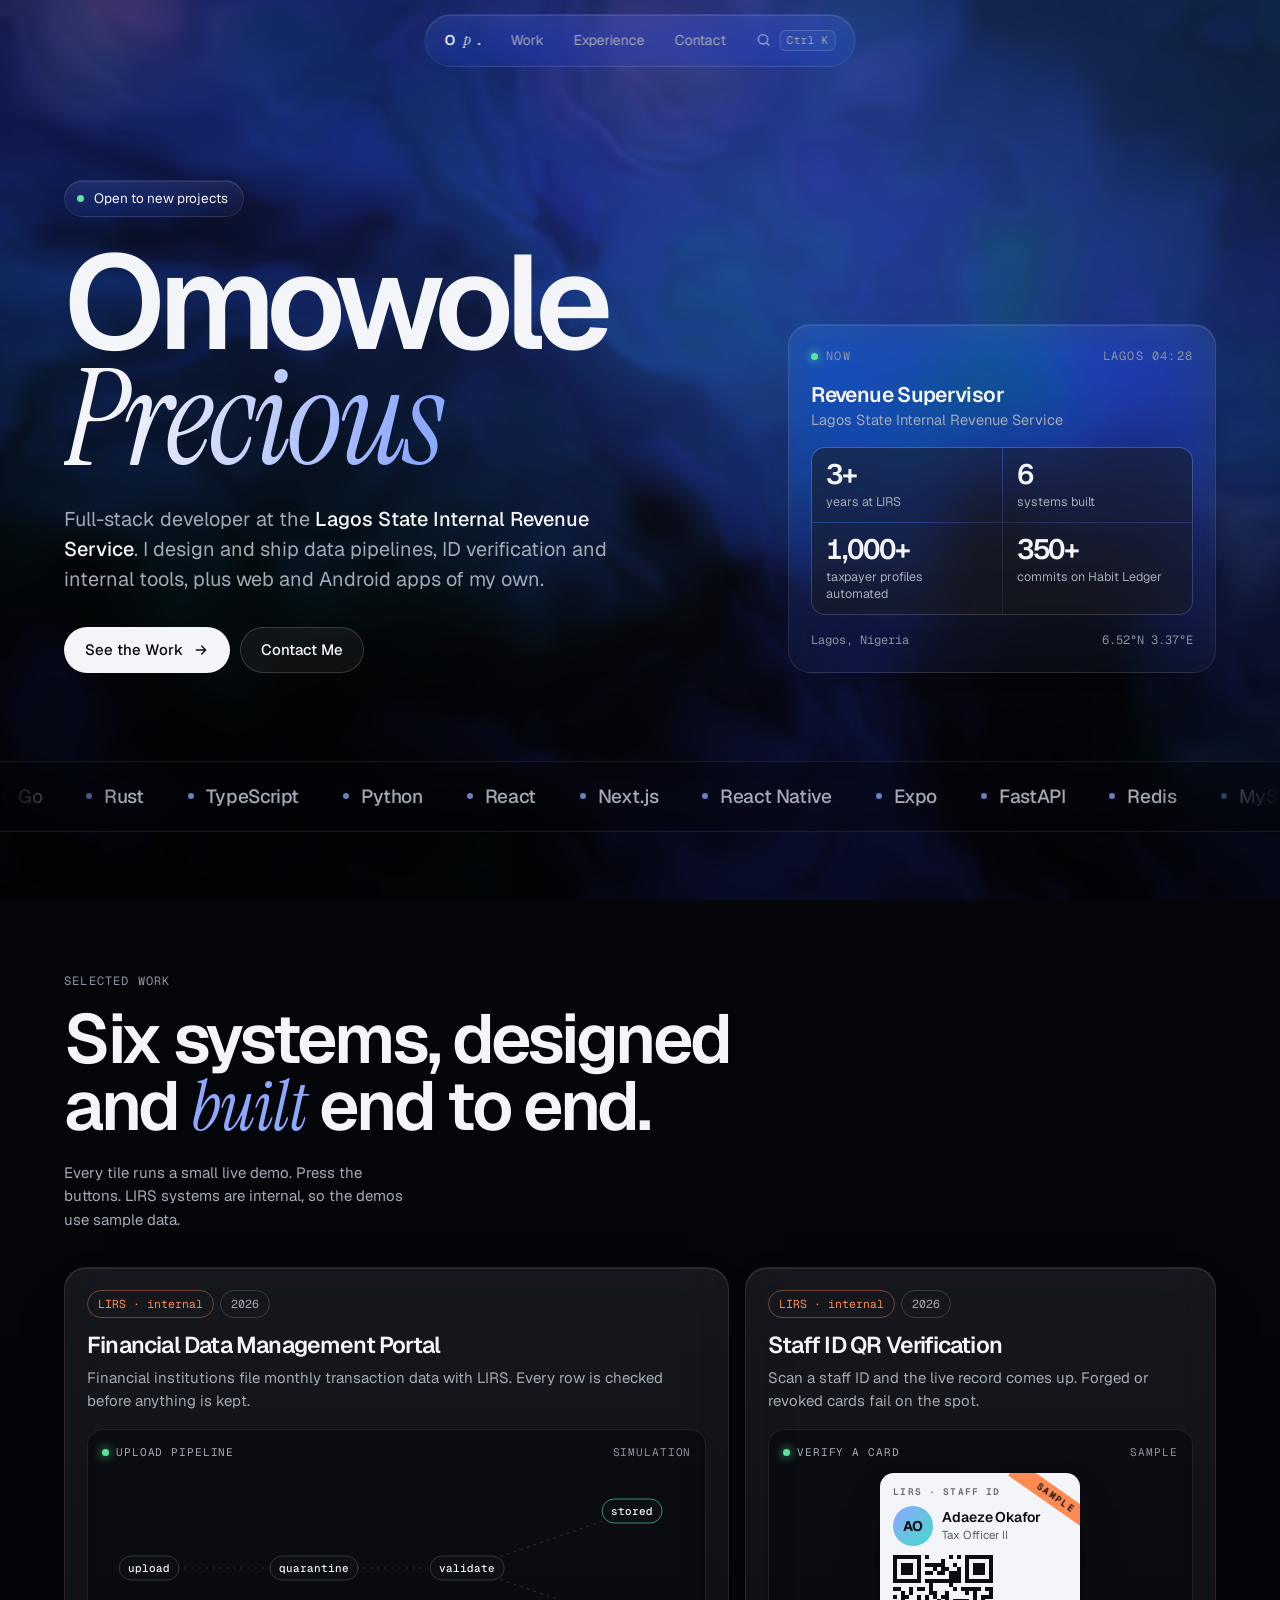
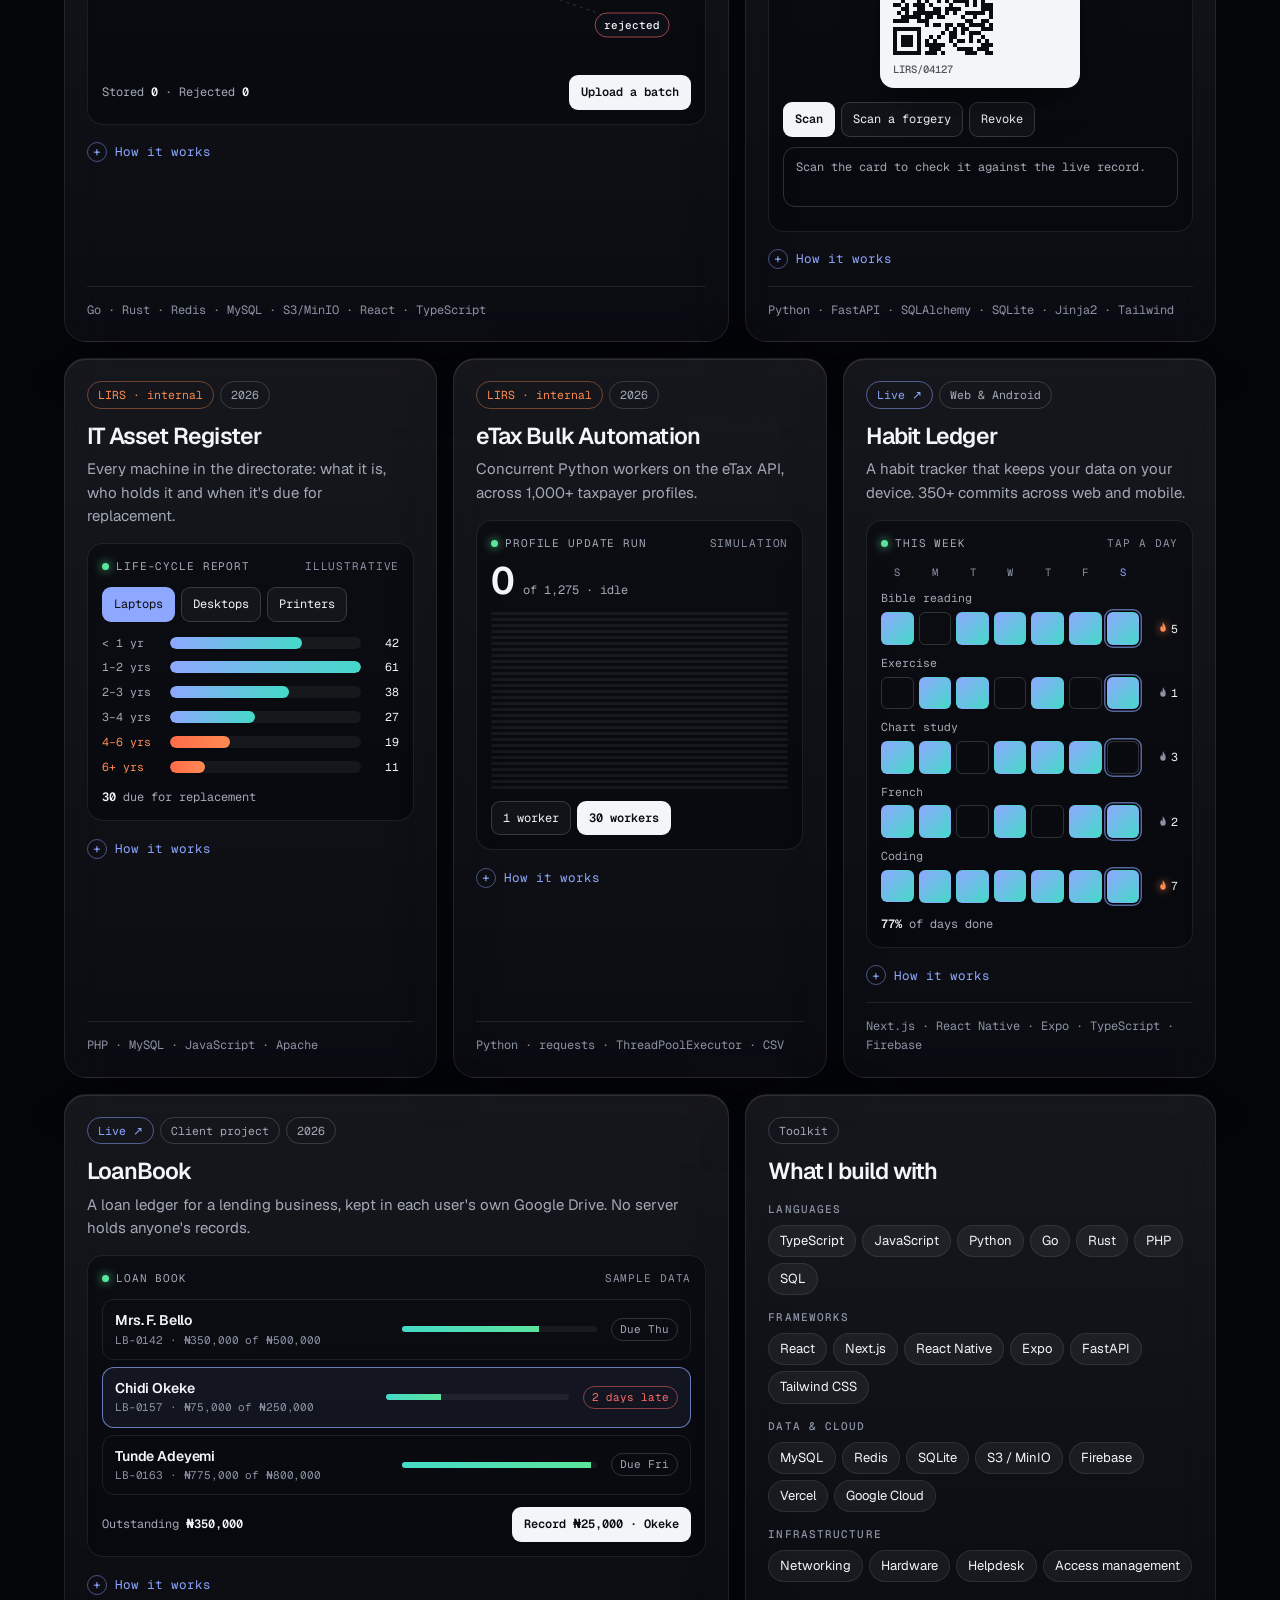
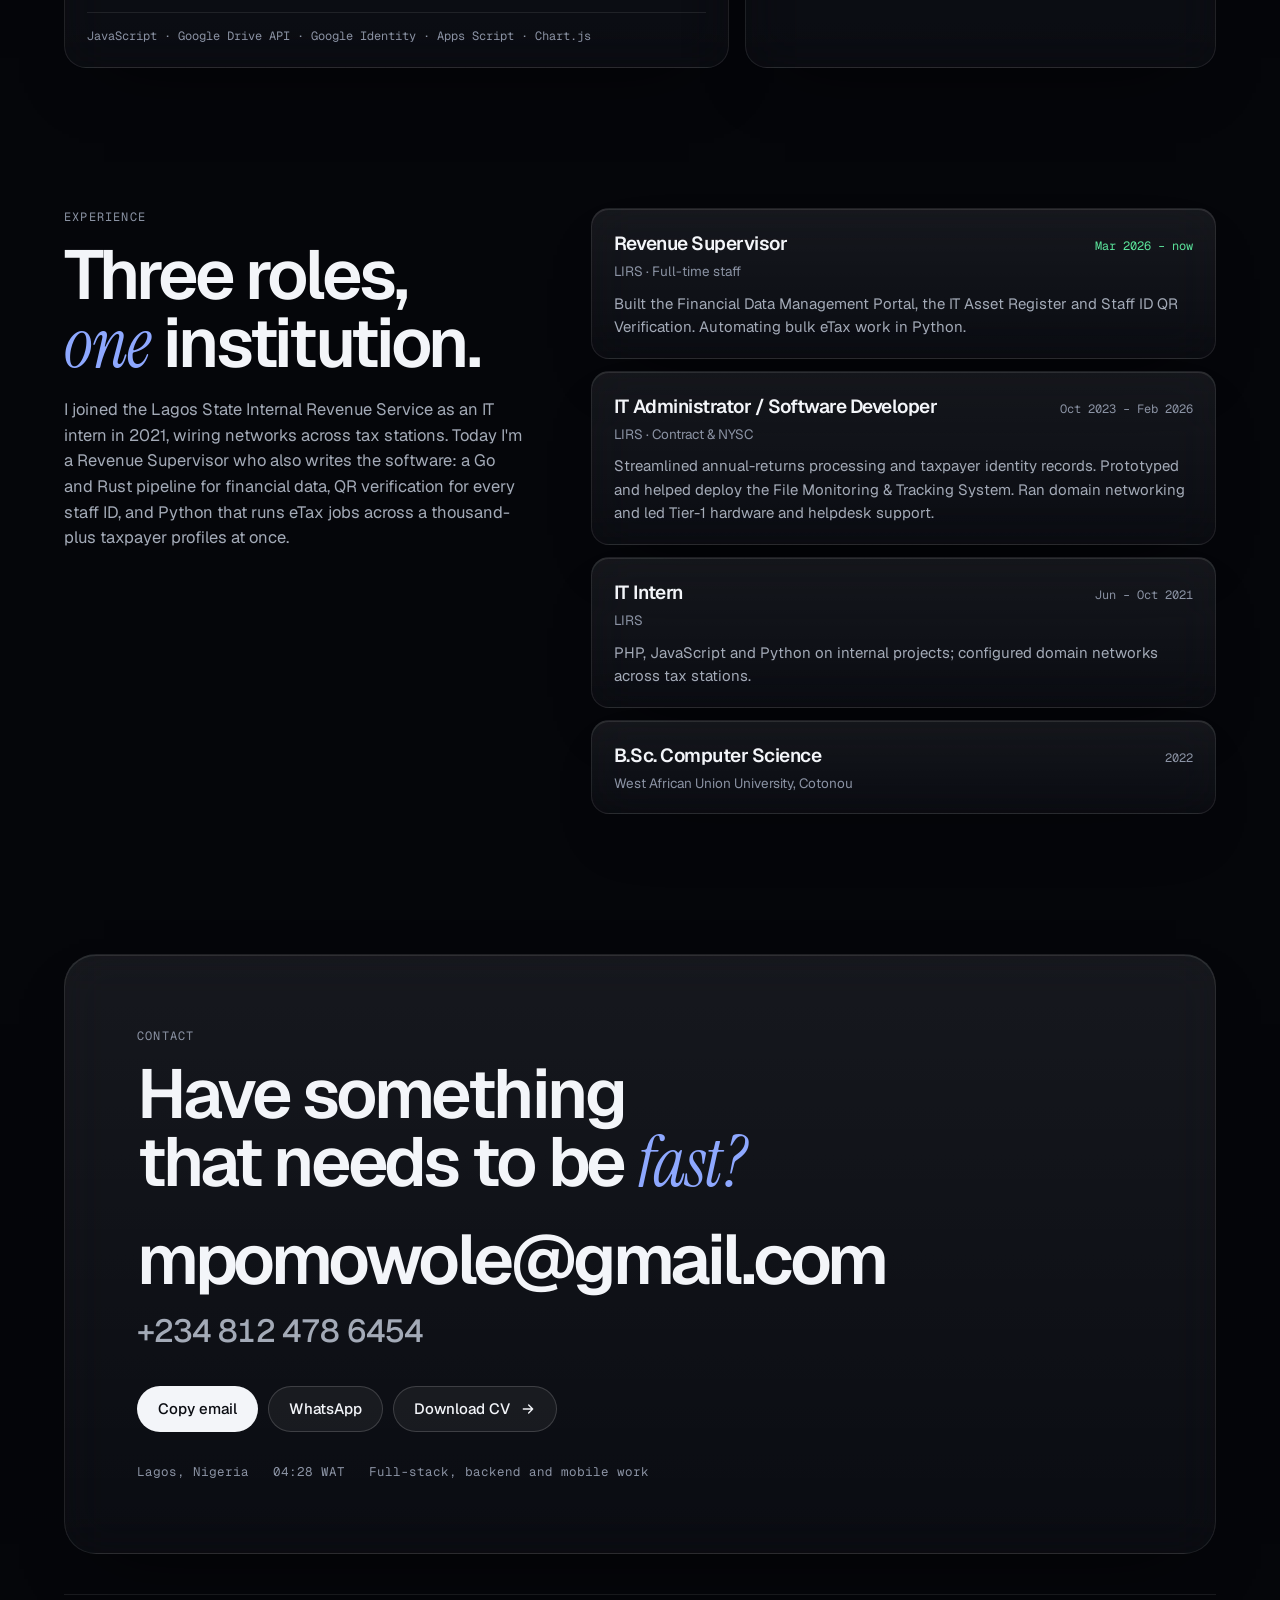
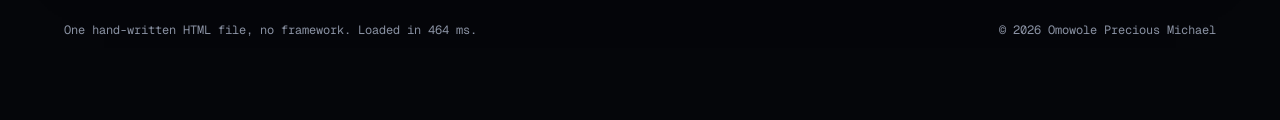
<file: index.html>
<!doctype html>
<html lang="en">
<head>
<meta charset="utf-8">
<meta name="viewport" content="width=device-width, initial-scale=1, viewport-fit=cover">
<meta name="theme-color" content="#05060A">
<link rel="icon" href="data:image/svg+xml,<svg xmlns='http://www.w3.org/2000/svg' viewBox='0 0 64 64'><defs><linearGradient id='g' x1='0' y1='0' x2='1' y2='1'><stop offset='0' stop-color='%238EA8FF'/><stop offset='1' stop-color='%2345D9C8'/></linearGradient></defs><rect width='64' height='64' rx='16' fill='%2305060A'/><circle cx='32' cy='32' r='15' fill='url(%23g)'/></svg>">
<link rel="canonical" href="https://mpomowole.github.io/">
<meta property="og:type" content="website">
<meta property="og:url" content="https://mpomowole.github.io/">
<meta property="og:title" content="Omowole Precious Michael">
<meta property="og:description" content="Full-stack developer in Lagos. Systems for the Lagos State Internal Revenue Service, plus web and Android apps.">
<meta property="og:image" content="https://mpomowole.github.io/og.jpg">
<meta property="og:image:width" content="1200">
<meta property="og:image:height" content="630">
<meta property="og:image:alt" content="Omowole Precious Michael, full-stack developer in Lagos">
<meta name="twitter:card" content="summary_large_image">
<meta name="twitter:image" content="https://mpomowole.github.io/og.jpg">
<script type="application/ld+json">{"@context":"https://schema.org","@type":"Person","name":"Omowole Precious Michael","url":"https://mpomowole.github.io/","jobTitle":"Full-stack developer","worksFor":{"@type":"GovernmentOrganization","name":"Lagos State Internal Revenue Service"},"address":{"@type":"PostalAddress","addressLocality":"Lagos","addressCountry":"NG"},"email":"mailto:mpomowole@gmail.com","telephone":"+2348124786454","alumniOf":{"@type":"CollegeOrUniversity","name":"West African Union University"},"knowsAbout":["Go","Rust","TypeScript","Python","React","React Native","Next.js","FastAPI","MySQL","Redis"]}</script>
<title>Omowole Precious Michael</title>
<meta name="claude:viewport-fit-sides" content="cover">
<meta name="description" content="Full-stack developer in Lagos. Systems for the Lagos State Internal Revenue Service, plus web and Android apps.">
<link rel="preload" href="fonts/geist-normal-latin.woff2" as="font" type="font/woff2" crossorigin>
<link rel="preload" href="fonts/instrument-serif-italic-latin.woff2" as="font" type="font/woff2" crossorigin>
<link rel="preload" href="fonts/geist-mono-normal-latin.woff2" as="font" type="font/woff2" crossorigin>
<style>
@font-face {
  font-family: 'Geist';
  font-style: normal;
  font-weight: 300 700;
  font-display: swap;
  src: url(fonts/geist-normal-latin-ext.woff2) format('woff2');
  unicode-range: U+0100-02BA, U+02BD-02C5, U+02C7-02CC, U+02CE-02D7, U+02DD-02FF, U+0304, U+0308, U+0329, U+1D00-1DBF, U+1E00-1E9F, U+1EF2-1EFF, U+2020, U+20A0-20AB, U+20AD-20C4, U+2113, U+2C60-2C7F, U+A720-A7FF;
}
@font-face {
  font-family: 'Geist';
  font-style: normal;
  font-weight: 300 700;
  font-display: swap;
  src: url(fonts/geist-normal-latin.woff2) format('woff2');
  unicode-range: U+0000-00FF, U+0131, U+0152-0153, U+02BB-02BC, U+02C6, U+02DA, U+02DC, U+0304, U+0308, U+0329, U+2000-206F, U+20AC, U+2122, U+2191, U+2193, U+2212, U+2215, U+FEFF, U+FFFD;
}
@font-face {
  font-family: 'Geist Mono';
  font-style: normal;
  font-weight: 400 600;
  font-display: swap;
  src: url(fonts/geist-mono-normal-latin-ext.woff2) format('woff2');
  unicode-range: U+0100-02BA, U+02BD-02C5, U+02C7-02CC, U+02CE-02D7, U+02DD-02FF, U+0304, U+0308, U+0329, U+1D00-1DBF, U+1E00-1E9F, U+1EF2-1EFF, U+2020, U+20A0-20AB, U+20AD-20C4, U+2113, U+2C60-2C7F, U+A720-A7FF;
}
@font-face {
  font-family: 'Geist Mono';
  font-style: normal;
  font-weight: 400 600;
  font-display: swap;
  src: url(fonts/geist-mono-normal-latin.woff2) format('woff2');
  unicode-range: U+0000-00FF, U+0131, U+0152-0153, U+02BB-02BC, U+02C6, U+02DA, U+02DC, U+0304, U+0308, U+0329, U+2000-206F, U+20AC, U+2122, U+2191, U+2193, U+2212, U+2215, U+FEFF, U+FFFD;
}
@font-face {
  font-family: 'Instrument Serif';
  font-style: italic;
  font-weight: 400;
  font-display: swap;
  src: url(fonts/instrument-serif-italic-latin-ext.woff2) format('woff2');
  unicode-range: U+0100-02BA, U+02BD-02C5, U+02C7-02CC, U+02CE-02D7, U+02DD-02FF, U+0304, U+0308, U+0329, U+1D00-1DBF, U+1E00-1E9F, U+1EF2-1EFF, U+2020, U+20A0-20AB, U+20AD-20C4, U+2113, U+2C60-2C7F, U+A720-A7FF;
}
@font-face {
  font-family: 'Instrument Serif';
  font-style: italic;
  font-weight: 400;
  font-display: swap;
  src: url(fonts/instrument-serif-italic-latin.woff2) format('woff2');
  unicode-range: U+0000-00FF, U+0131, U+0152-0153, U+02BB-02BC, U+02C6, U+02DA, U+02DC, U+0304, U+0308, U+0329, U+2000-206F, U+20AC, U+2122, U+2191, U+2193, U+2212, U+2215, U+FEFF, U+FFFD;
}

/* Stand-in fonts resized to the real ones' measured width and height (Chrome, against Arial, Georgia
   Italic and Courier New), so text takes the same space before and after the web fonts arrive. */
@font-face { font-family: "Geist Fallback"; font-weight: 300 499; src: local("Arial"), local("ArialMT"), local("Helvetica"); size-adjust: 102.05%; ascent-override: 98.97%; descent-override: 29.4%; line-gap-override: 0%; }
@font-face { font-family: "Geist Fallback"; font-weight: 500 700; src: local("Arial Bold"), local("Arial-BoldMT"), local("Helvetica Bold"); size-adjust: 100.13%; ascent-override: 100.87%; descent-override: 29.96%; line-gap-override: 0%; }
@font-face { font-family: "Instrument Serif Fallback"; font-style: italic; src: local("Georgia Italic"), local("Georgia-Italic"); size-adjust: 79.15%; ascent-override: 125.08%; descent-override: 39.17%; line-gap-override: 0%; }
@font-face { font-family: "Geist Mono Fallback"; src: local("Courier New"), local("CourierNewPSMT"); size-adjust: 99.98%; ascent-override: 101.02%; descent-override: 30%; line-gap-override: 0%; }

:root {
  /* Layout: one living aurora (WebGL) sits behind the whole page and content floats over it on frosted
     glass: a hero with the name and a "now" card, a bento grid where every tile runs a live demo,
     a timeline of roles, and a closing contact card. ⌘K opens a command menu anywhere. */
  --bg: #05060A;
  --fg: #F3F5F9;
  --muted: #A3AAB7;
  --faint: #8B93A4;
  --line: rgba(255, 255, 255, 0.085);
  --line-2: rgba(255, 255, 255, 0.16);
  --well: rgba(3, 4, 8, 0.42);
  --accent: #8EA8FF;
  --teal: #45D9C8;
  --ember: #FF8B52;
  --ok: #5BE49B;
  --bad: #FF6B6B;
  --paper: #F3F5F9;
  --ink: #0A0C12;

  --sans: "Geist", "Geist Fallback", "Segoe UI", system-ui, sans-serif;
  --serif: "Instrument Serif", "Instrument Serif Fallback", "Iowan Old Style", Georgia, serif;
  --mono: "Geist Mono", "Geist Mono Fallback", ui-monospace, "Cascadia Mono", Consolas, monospace;
  --r: 22px;
  color-scheme: dark;
}

* { box-sizing: border-box; }
html { scroll-behavior: smooth; }
body {
  margin: 0;
  background: var(--bg);
  color: var(--fg);
  font-family: var(--sans);
  font-size: 16px;
  line-height: 1.55;
  -webkit-font-smoothing: antialiased;
  text-rendering: optimizeLegibility;
}
body::before { content: ""; position: fixed; inset: 0 0 auto; height: env(safe-area-inset-top, 0px); z-index: 40; background: var(--bg); }
html.no-gl body {
  background:
    radial-gradient(1100px 700px at 15% -10%, rgba(69, 217, 200, 0.16), transparent 60%),
    radial-gradient(900px 640px at 90% 0%, rgba(80, 110, 255, 0.22), transparent 60%),
    var(--bg);
}
a { color: inherit; }
p { margin: 0; }
h1, h2, h3 { margin: 0; text-wrap: balance; }
button { font: inherit; color: inherit; }
:focus-visible { outline: 2px solid var(--accent); outline-offset: 3px; border-radius: 8px; }
::selection { background: var(--accent); color: var(--ink); }

/* lvh = the tallest the viewport gets, so the phone's address bar showing or hiding never resizes it */
#bg { position: fixed; top: 0; left: 0; width: 100%; height: 100vh; height: 100lvh; display: block; z-index: -1; pointer-events: none; }

.wrap {
  padding-left: max(16px, env(safe-area-inset-left, 0px));
  padding-right: max(16px, env(safe-area-inset-right, 0px));
}
.inner { max-width: 1200px; margin: 0 auto; padding-inline: clamp(0px, 2vw, 24px); }

.glass {
  background: linear-gradient(180deg, rgba(255, 255, 255, 0.075), rgba(255, 255, 255, 0.028));
  -webkit-backdrop-filter: blur(24px) saturate(160%);
  backdrop-filter: blur(24px) saturate(160%);
  border: 1px solid var(--line);
  box-shadow: inset 0 1px 0 rgba(255, 255, 255, 0.1), 0 30px 70px -40px rgba(0, 0, 0, 0.8);
}
.eyebrow { font-family: var(--mono); font-size: 12px; letter-spacing: 0.1em; text-transform: uppercase; color: var(--faint); }
.dot { display: inline-block; width: 7px; height: 7px; border-radius: 50%; background: var(--ok); box-shadow: 0 0 10px var(--ok); flex: none; }
kbd { font-family: var(--mono); font-size: 11px; line-height: 1; padding: 4px 6px; border-radius: 6px; border: 1px solid var(--line-2); color: var(--muted); background: rgba(255, 255, 255, 0.04); }

.skip { position: fixed; z-index: 50; left: max(16px, env(safe-area-inset-left, 0px)); top: -80px; padding: 10px 16px; border-radius: 999px; background: var(--fg); color: var(--ink); font-weight: 500; text-decoration: none; transition: top 0.2s; }
.skip:focus { top: calc(env(safe-area-inset-top, 0px) + 12px); }

/* ---------- nav ---------- */
.nav {
  position: fixed; z-index: 30;
  top: calc(env(safe-area-inset-top, 0px) + 14px); left: 50%; transform: translateX(-50%);
  display: flex; align-items: center; gap: 2px; padding: 5px;
  border-radius: 999px; width: max-content; max-width: calc(100% - 32px);
}
.nav a, .nav button {
  display: inline-flex; align-items: center; gap: 8px;
  padding: 8px 14px; border-radius: 999px; border: 0; background: none;
  font-size: 14px; color: var(--muted); text-decoration: none; cursor: pointer; white-space: nowrap;
  transition: background 0.2s, color 0.2s;
}
.nav a:hover, .nav button:hover { color: var(--fg); background: rgba(255, 255, 255, 0.07); }
.nav .mark { color: var(--fg); font-weight: 600; letter-spacing: -0.03em; }
.nav .mark span { font-family: var(--serif); font-style: italic; font-weight: 400; font-size: 16px; }
@media (max-width: 480px) { .nav a, .nav button { padding: 8px 10px; font-size: 13.5px; } .nav .hide-sm { display: none; } }

/* ---------- hero ---------- */
.hero { padding-block: clamp(120px, 15vw, 180px) clamp(56px, 7vw, 88px); }
.hero-grid { display: grid; grid-template-columns: minmax(0, 1.6fr) minmax(0, 1fr); gap: 40px; align-items: end; }
.hero-grid > * { min-width: 0; }
.status { display: inline-flex; align-items: center; gap: 10px; padding: 7px 15px 7px 12px; border-radius: 999px; font-size: 13.5px; text-decoration: none; }
.status .dot { animation: ping 2.2s infinite; box-shadow: none; }
@keyframes ping { 0% { box-shadow: 0 0 0 0 rgba(91, 228, 155, 0.6); } 70% { box-shadow: 0 0 0 9px rgba(91, 228, 155, 0); } 100% { box-shadow: 0 0 0 0 rgba(91, 228, 155, 0); } }

h1 { margin-top: 26px; font-weight: 600; font-size: clamp(58px, 10.4vw, 162px); line-height: 0.88; letter-spacing: -0.062em; }
h1 span { display: block; }
h1 .l2 {
  font-family: var(--serif); font-style: italic; font-weight: 400; letter-spacing: -0.025em; padding-right: 0.08em;
  background: linear-gradient(100deg, var(--fg) 8%, var(--accent) 52%, var(--teal) 96%);
  -webkit-background-clip: text; background-clip: text; color: transparent;
}
/* em, not ch: ch is the width of "0" in whichever font is showing, so it changed when the web font arrived */
.lead { margin-top: 28px; max-width: 30em; font-size: clamp(17px, 1.55vw, 20px); line-height: 1.5; color: var(--muted); }
.lead strong { color: var(--fg); font-weight: 500; }
.cta { margin-top: 32px; display: flex; flex-wrap: wrap; gap: 10px; }
.btn {
  display: inline-flex; align-items: center; gap: 10px; height: 46px; padding: 0 20px;
  border-radius: 999px; border: 1px solid var(--line-2); background: rgba(255, 255, 255, 0.05);
  color: var(--fg); font-size: 15px; font-weight: 500; text-decoration: none; cursor: pointer;
  transition: background 0.2s, box-shadow 0.25s, transform 0.2s;
}
.btn:hover { background: rgba(255, 255, 255, 0.1); }
.btn:active { transform: scale(0.98); }
.btn.primary { background: var(--fg); color: var(--ink); border-color: transparent; }
.btn.primary:hover { background: #fff; box-shadow: 0 0 0 6px rgba(255, 255, 255, 0.09); }
.btn svg { width: 16px; height: 16px; }

.now { border-radius: var(--r); padding: 22px; display: grid; gap: 16px; }
.now-head { display: flex; justify-content: space-between; align-items: center; }
.now-head span { display: inline-flex; align-items: center; gap: 8px; }
.now-role { font-size: 21px; font-weight: 600; letter-spacing: -0.03em; line-height: 1.2; }
.now-org { color: var(--muted); font-size: 14.5px; margin-top: 2px; }
.kpis { margin: 0; display: grid; grid-template-columns: repeat(2, minmax(0, 1fr)); gap: 1px; background: var(--line); border-radius: 14px; overflow: hidden; border: 1px solid var(--line); }
.kpis div { background: rgba(5, 6, 10, 0.5); padding: 12px 14px; }
.kpis dt { font-size: 28px; font-weight: 600; letter-spacing: -0.04em; line-height: 1; font-variant-numeric: tabular-nums; }
.kpis dd { margin: 6px 0 0; font-size: 12.5px; line-height: 1.3; color: var(--muted); }
.now-foot { display: flex; justify-content: space-between; gap: 10px; flex-wrap: wrap; font-family: var(--mono); font-size: 12px; color: var(--faint); }
@media (max-width: 960px) { .hero-grid { grid-template-columns: minmax(0, 1fr); } }
@media (min-width: 600px) and (max-width: 960px) { .kpis { grid-template-columns: repeat(4, minmax(0, 1fr)); } }
@media (max-width: 480px) { .strip-track span { font-size: 16px; } .strip-track { gap: 32px; } .cta .btn { flex: 1 1 auto; justify-content: center; } }

.rise { animation: rise 1s cubic-bezier(0.2, 0.7, 0.2, 1) both; }
.rise.d1 { animation-delay: 0.06s; } .rise.d2 { animation-delay: 0.14s; } .rise.d3 { animation-delay: 0.22s; } .rise.d4 { animation-delay: 0.3s; }
@keyframes rise { from { transform: translateY(22px); filter: blur(10px); } to { transform: none; filter: none; } }

/* ---------- tool strip ---------- */
.strip { border-block: 1px solid var(--line); background: rgba(5, 6, 10, 0.4); -webkit-backdrop-filter: blur(12px); backdrop-filter: blur(12px); }
.strip-mask { overflow: hidden; padding-block: 20px; -webkit-mask-image: linear-gradient(90deg, transparent, #000 10%, #000 90%, transparent); mask-image: linear-gradient(90deg, transparent, #000 10%, #000 90%, transparent); }
.strip-track { display: flex; gap: 44px; width: max-content; animation: slide 46s linear infinite; }
.strip-track span { display: inline-flex; align-items: center; gap: 12px; font-size: 19px; font-weight: 500; letter-spacing: -0.02em; color: var(--muted); white-space: nowrap; }
.strip-track span::before { content: ""; width: 6px; height: 6px; border-radius: 50%; background: var(--accent); opacity: 0.75; }
@keyframes slide { to { transform: translateX(calc(-50% - 22px)); } }

/* ---------- sections ---------- */
.sec { padding-block: clamp(84px, 11vw, 140px) 0; }
.sec-head { display: flex; justify-content: space-between; align-items: end; gap: 20px; flex-wrap: wrap; margin-bottom: 36px; }
h2 { margin-top: 14px; font-weight: 600; font-size: clamp(36px, 5.4vw, 72px); line-height: 0.98; letter-spacing: -0.048em; max-width: 17ch; }
h2 em { font-family: var(--serif); font-style: italic; font-weight: 400; letter-spacing: -0.015em; color: var(--accent); }
.sec-note { color: var(--muted); max-width: 34ch; font-size: 15px; }

/* ---------- bento ---------- */
.bento { display: grid; grid-template-columns: repeat(12, minmax(0, 1fr)); gap: 16px; }
.card { position: relative; isolation: isolate; grid-column: span 4; min-width: 0; border-radius: var(--r); padding: 22px; display: flex; flex-direction: column; gap: 16px; }
.card.s7 { grid-column: span 7; } .card.s5 { grid-column: span 5; } .card.s6 { grid-column: span 6; }
.card::before {
  content: ""; position: absolute; inset: 0; border-radius: inherit; padding: 1px; pointer-events: none;
  background: radial-gradient(420px circle at var(--mx, 50%) var(--my, 0%), rgba(142, 168, 255, 0.7), rgba(69, 217, 200, 0.25) 30%, transparent 55%);
  -webkit-mask: linear-gradient(#000 0 0) content-box, linear-gradient(#000 0 0); -webkit-mask-composite: xor;
  mask: linear-gradient(#000 0 0) content-box exclude, linear-gradient(#000 0 0);
  opacity: 0; transition: opacity 0.35s;
}
.card::after {
  content: ""; position: absolute; inset: 0; border-radius: inherit; z-index: -1; pointer-events: none;
  background: radial-gradient(520px circle at var(--mx, 50%) var(--my, 0%), rgba(142, 168, 255, 0.09), transparent 50%);
  opacity: 0; transition: opacity 0.35s;
}
.card:hover::before, .card:hover::after { opacity: 1; }
@media (max-width: 1180px) { .card, .card.s7, .card.s5, .card.s6 { grid-column: span 6; } .card.full-t { grid-column: 1 / -1; } }
@media (max-width: 900px) { .card, .card.s7, .card.s5, .card.s6 { grid-column: 1 / -1; } .bento { gap: 14px; } }
@media (max-width: 480px) { .card { padding: 18px; border-radius: 20px; } .demo { padding: 12px; } .card h3 { font-size: 21px; } }

.tags { display: flex; flex-wrap: wrap; gap: 6px; }
.tag { font-family: var(--mono); font-size: 11.5px; padding: 4px 10px; border-radius: 999px; border: 1px solid var(--line-2); color: var(--muted); text-decoration: none; white-space: nowrap; }
.tag.lirs { color: var(--ember); border-color: rgba(255, 139, 82, 0.4); }
a.tag.live { color: var(--accent); border-color: rgba(142, 168, 255, 0.5); transition: background 0.2s, color 0.2s; }
a.tag.live:hover { background: var(--accent); color: var(--ink); }
.card h3 { font-size: 23px; font-weight: 600; letter-spacing: -0.035em; line-height: 1.15; }
.desc { margin-top: 8px; color: var(--muted); font-size: 15px; }
.demo { container-type: inline-size; background: var(--well); border: 1px solid var(--line); border-radius: 16px; padding: 14px; display: grid; gap: 12px; }
.demo-head { display: flex; justify-content: space-between; gap: 10px; font-family: var(--mono); font-size: 11px; letter-spacing: 0.08em; text-transform: uppercase; color: var(--faint); }
.demo-head span:first-child { display: inline-flex; align-items: center; gap: 7px; color: var(--muted); }
.demo-foot { display: flex; justify-content: space-between; align-items: center; gap: 10px; flex-wrap: wrap; font-family: var(--mono); font-size: 12px; color: var(--muted); }
.demo-foot b { color: var(--fg); font-weight: 600; font-variant-numeric: tabular-nums; }
details { font-size: 14.5px; }
details summary { list-style: none; cursor: pointer; display: inline-flex; align-items: center; gap: 8px; font-family: var(--mono); font-size: 12.5px; color: var(--accent); }
details summary::-webkit-details-marker { display: none; }
details summary::before { content: "+"; display: inline-grid; place-items: center; width: 18px; height: 18px; border-radius: 50%; border: 1px solid rgba(142, 168, 255, 0.45); font-size: 13px; line-height: 1; }
details[open] summary::before { content: "−"; }
details p { margin-top: 10px; color: var(--muted); }
.stack { margin-top: auto; padding-top: 14px; border-top: 1px solid var(--line); font-family: var(--mono); font-size: 12px; color: var(--faint); }

.sbtn { font-family: var(--mono); font-size: 12px; padding: 7px 11px; border-radius: 9px; border: 1px solid var(--line-2); background: rgba(255, 255, 255, 0.04); color: var(--fg); cursor: pointer; transition: background 0.15s, border-color 0.15s, color 0.15s; }
.sbtn:hover { border-color: rgba(142, 168, 255, 0.6); }
.sbtn.go { background: var(--fg); color: var(--ink); border-color: transparent; font-weight: 600; }
.sbtn.go:hover { background: #fff; }
.sbtn[aria-pressed="true"] { background: var(--accent); color: var(--ink); border-color: transparent; }
.row { display: flex; flex-wrap: wrap; gap: 6px; }
.ok { color: var(--ok); } .bad { color: var(--bad); }

/* pipeline */
#pipe { width: 100%; height: 190px; display: block; }

/* QR */
.qr-wrap { display: flex; flex-wrap: wrap; gap: 14px; align-items: flex-start; }
.idcard { position: relative; overflow: hidden; width: 200px; max-width: 100%; flex: none; background: var(--paper); color: var(--ink); border-radius: 14px; padding: 13px; display: grid; gap: 9px; box-shadow: 0 18px 40px -18px rgba(0, 0, 0, 0.8); transition: transform 0.3s, filter 0.3s; }
.idcard::before { content: "SAMPLE"; position: absolute; right: -28px; top: 16px; transform: rotate(35deg); background: var(--ember); color: var(--ink); font: 600 9.5px/1 var(--mono); letter-spacing: 0.14em; padding: 4px 30px; }
.idcard .org { font: 600 9.5px/1.2 var(--mono); letter-spacing: 0.12em; text-transform: uppercase; opacity: 0.6; }
.idcard .person { display: flex; gap: 9px; align-items: center; }
.idcard .avatar { width: 40px; height: 40px; border-radius: 50%; background: linear-gradient(135deg, var(--accent), var(--teal)); color: var(--ink); display: grid; place-items: center; font-weight: 700; font-size: 14px; flex: none; }
.idcard .nm { font-weight: 600; font-size: 14px; line-height: 1.2; letter-spacing: -0.01em; }
.idcard .rl { font-size: 11.5px; opacity: 0.65; }
.idcard canvas { width: 100px; height: 100px; display: block; }
.idcard .sid { font: 500 10.5px/1 var(--mono); opacity: 0.7; }
.idcard.scanning::after { content: ""; position: absolute; left: 0; right: 0; top: 0; height: 2px; background: var(--accent); box-shadow: 0 0 16px 3px var(--accent); animation: scan 0.65s linear; }
.idcard.revoked { filter: grayscale(1) brightness(0.8); transform: rotate(-1.5deg); }
@keyframes scan { to { top: 100%; } }
.qr-side { flex: 1 1 170px; min-width: 0; display: grid; gap: 10px; align-content: start; }
.result { border: 1px solid var(--line-2); border-radius: 12px; padding: 10px 12px; font-family: var(--mono); font-size: 12px; min-height: 60px; color: var(--muted); }
.result strong { display: block; font-family: var(--sans); font-size: 15px; font-weight: 600; margin-bottom: 2px; }
.result.ok { border-color: rgba(91, 228, 155, 0.5); background: rgba(91, 228, 155, 0.06); }
.result.ok strong { color: var(--ok); }
.result.bad { border-color: rgba(255, 107, 107, 0.5); background: rgba(255, 107, 107, 0.06); }
.result.bad strong { color: var(--bad); }
.log { list-style: none; margin: 0; padding: 0; font-family: var(--mono); font-size: 11.5px; color: var(--faint); display: grid; gap: 3px; }

/* asset bars */
.bars { display: grid; gap: 7px; }
.bar { display: grid; grid-template-columns: 58px minmax(0, 1fr) 28px; align-items: center; gap: 10px; font-family: var(--mono); font-size: 11.5px; color: var(--muted); }
.bar .tr { height: 12px; border-radius: 6px; background: rgba(255, 255, 255, 0.05); overflow: hidden; }
.bar .fill { height: 100%; width: 0; border-radius: 6px; background: linear-gradient(90deg, var(--accent), var(--teal)); transition: width 0.7s cubic-bezier(0.2, 0.8, 0.2, 1); }
.bar.due .fill { background: linear-gradient(90deg, #FF6B4A, var(--ember)); }
.bar.due { color: var(--ember); }
.bar .n { text-align: right; color: var(--fg); font-variant-numeric: tabular-nums; }

/* workers */
.counter { display: flex; align-items: baseline; gap: 10px; flex-wrap: wrap; }
.counter strong { font-size: 44px; font-weight: 600; letter-spacing: -0.05em; line-height: 0.9; font-variant-numeric: tabular-nums; }
.counter span { font-family: var(--mono); font-size: 12px; color: var(--muted); }
.lanes { display: grid; gap: 3px; }
.lane { height: 3px; border-radius: 2px; background: rgba(255, 255, 255, 0.05); overflow: hidden; opacity: 0.4; transition: opacity 0.2s; }
.lane.busy { opacity: 1; }
.lane i { display: block; height: 100%; background: linear-gradient(90deg, var(--accent), var(--teal)); transform-origin: left; transform: scaleX(0); }

/* habits */
.habits { display: grid; grid-template-columns: 84px repeat(7, minmax(0, 1fr)) 38px; gap: 5px; align-items: center; max-width: 440px; font-family: var(--mono); font-size: 11.5px; }
.habits .hn { color: var(--muted); white-space: nowrap; overflow: hidden; text-overflow: ellipsis; }
.habits .dh { text-align: center; color: var(--faint); font-size: 10.5px; }
.habits .dh.today { color: var(--accent); }
.cell { aspect-ratio: 1; width: 100%; border-radius: 6px; border: 1px solid var(--line-2); background: transparent; padding: 0; cursor: pointer; transition: background 0.15s, transform 0.15s; }
.cell:hover { transform: scale(1.08); }
.cell.on { background: linear-gradient(135deg, var(--accent), var(--teal)); border-color: transparent; }
.cell.today { box-shadow: 0 0 0 1.5px var(--bg), 0 0 0 3px rgba(142, 168, 255, 0.6); }
.streak { display: inline-flex; align-items: center; justify-content: flex-end; gap: 3px; color: var(--fg); font-variant-numeric: tabular-nums; }
.streak svg { width: 10px; height: 12px; fill: var(--faint); }
.streak.hot svg { fill: var(--ember); filter: drop-shadow(0 0 4px var(--ember)); }

/* ledger */
.ledger { display: grid; gap: 7px; }
.loan { display: grid; grid-template-columns: minmax(0, 1.4fr) minmax(0, 1fr) auto; gap: 6px 14px; align-items: center; text-align: left; width: 100%; padding: 10px 12px; border-radius: 12px; border: 1px solid var(--line); background: transparent; cursor: pointer; transition: border-color 0.2s, background 0.2s; }
.loan:hover { border-color: var(--line-2); }
.loan[aria-pressed="true"] { border-color: rgba(142, 168, 255, 0.7); background: rgba(142, 168, 255, 0.07); }
.loan .who { font-size: 14px; font-weight: 600; letter-spacing: -0.01em; }
.loan .sub { display: block; font-family: var(--mono); font-size: 11px; color: var(--faint); font-weight: 400; }
.loan .prog { height: 6px; border-radius: 3px; background: rgba(255, 255, 255, 0.06); overflow: hidden; }
.loan .prog i { display: block; height: 100%; background: linear-gradient(90deg, var(--teal), var(--ok)); transition: width 0.5s cubic-bezier(0.2, 0.8, 0.2, 1); }
.loan .st { font-family: var(--mono); font-size: 11px; padding: 2px 8px; border-radius: 999px; border: 1px solid var(--line-2); color: var(--muted); white-space: nowrap; }
.loan .st.settled { color: var(--ok); border-color: rgba(91, 228, 155, 0.5); }
.loan .st.late { color: var(--bad); border-color: rgba(255, 107, 107, 0.5); }

/* demos in narrow tiles (phones, and tablets showing two tiles a row) */
@container (max-width: 400px) {
  .qr-wrap { justify-content: center; }
  .qr-side { flex-basis: 100%; }
  /* habit name sits above its row, so the day squares get the full width and stay comfortably tappable */
  .habits { grid-template-columns: repeat(7, minmax(0, 1fr)) 34px; gap: 5px; }
  .habits > span:first-child { display: none; }
  .habits .hn { grid-column: 1 / -1; margin-top: 4px; }
  .loan { grid-template-columns: minmax(0, 1fr) auto; }
  .loan .who { grid-column: 1; grid-row: 1; }
  .loan .st { grid-column: 2; grid-row: 1; align-self: start; }
  .loan .prog { grid-column: 1 / -1; grid-row: 2; }
  .counter strong { font-size: 38px; }
}

/* toolkit */
.kit { display: grid; gap: 14px; }
.kit h4 { margin: 0 0 7px; font-family: var(--mono); font-size: 11px; font-weight: 500; letter-spacing: 0.1em; text-transform: uppercase; color: var(--faint); }
.chips { display: flex; flex-wrap: wrap; gap: 6px; }
.chips span { font-size: 13px; padding: 5px 11px; border-radius: 999px; background: rgba(255, 255, 255, 0.05); border: 1px solid var(--line); }

/* ---------- experience ---------- */
.xp-grid { display: grid; grid-template-columns: minmax(0, 1fr) minmax(0, 1.35fr); gap: clamp(32px, 5vw, 72px); align-items: start; }
.xp-intro { position: sticky; top: 110px; }
.xp-intro p { margin-top: 20px; color: var(--muted); max-width: 44ch; font-size: 16.5px; }
.roles { display: grid; gap: 12px; }
.role { border-radius: 18px; padding: 20px 22px; }
.role-top { display: grid; grid-template-columns: minmax(0, 1fr) auto; align-items: baseline; gap: 4px 14px; }
@media (max-width: 480px) { .role-top { grid-template-columns: minmax(0, 1fr); } }
.role h3 { font-size: 19px; font-weight: 600; letter-spacing: -0.025em; }
.role time { font-family: var(--mono); font-size: 12px; color: var(--faint); font-variant-numeric: tabular-nums; white-space: nowrap; }
.role time.current { color: var(--ok); }
.role .org { margin-top: 2px; font-size: 13.5px; color: var(--faint); }
.role p { margin-top: 10px; color: var(--muted); font-size: 15px; }
@media (max-width: 900px) { .xp-grid { grid-template-columns: minmax(0, 1fr); } .xp-intro { position: static; } }

/* ---------- contact ---------- */
.contact { padding-block: clamp(84px, 11vw, 140px) 40px; }
.cta-card { border-radius: clamp(22px, 4vw, 32px); padding: clamp(22px, 6vw, 72px); }
.mail { display: inline-block; margin-top: 26px; font-size: clamp(22px, 6.4vw, 70px); font-weight: 600; letter-spacing: -0.05em; line-height: 1.05; text-decoration: none; overflow-wrap: anywhere; color: var(--fg); transition: color 0.2s; }
.mail:hover { color: var(--accent); }
.phone { display: block; width: max-content; max-width: 100%; margin-top: 10px; font-size: clamp(20px, 2.6vw, 32px); font-weight: 500; letter-spacing: -0.03em; color: var(--muted); text-decoration: none; font-variant-numeric: tabular-nums; transition: color 0.2s; }
.phone:hover { color: var(--fg); }
.cta-row { margin-top: 30px; display: flex; flex-wrap: wrap; gap: 10px; }
.cta-meta { margin-top: 30px; display: flex; flex-wrap: wrap; gap: 8px 24px; font-family: var(--mono); font-size: 12.5px; color: var(--faint); }

footer { margin-top: 40px; padding-block: 26px 40px; border-top: 1px solid var(--line); display: flex; justify-content: space-between; gap: 10px 20px; flex-wrap: wrap; font-family: var(--mono); font-size: 12px; color: var(--faint); }

/* ---------- command menu ---------- */
#cmdk {
  padding: 0; margin: 14vh auto auto; width: min(560px, calc(100% - 32px)); border-radius: 20px; color: var(--fg);
  background: rgba(16, 18, 26, 0.78); -webkit-backdrop-filter: blur(30px) saturate(170%); backdrop-filter: blur(30px) saturate(170%);
  border: 1px solid var(--line-2); box-shadow: 0 40px 120px -20px rgba(0, 0, 0, 0.85);
}
#cmdk::backdrop { background: rgba(3, 4, 8, 0.55); -webkit-backdrop-filter: blur(4px); backdrop-filter: blur(4px); }
#cmdk input { width: 100%; border: 0; border-bottom: 1px solid var(--line); background: transparent; color: var(--fg); font: 16px var(--sans); padding: 18px 20px; outline: none; }
#cmdk input::placeholder { color: var(--faint); }
#cmdk ul { list-style: none; margin: 0; padding: 8px; max-height: 52vh; overflow: auto; }
.cmd { display: flex; justify-content: space-between; align-items: center; gap: 12px; width: 100%; padding: 11px 12px; border-radius: 11px; border: 0; background: none; color: var(--fg); font: 14.5px var(--sans); text-align: left; text-decoration: none; cursor: pointer; }
.cmd small { min-width: 0; color: var(--faint); font-family: var(--mono); font-size: 11.5px; white-space: nowrap; overflow: hidden; text-overflow: ellipsis; }
.cmd.on { background: rgba(255, 255, 255, 0.08); }
#cmdk .empty { padding: 14px 12px; color: var(--faint); font-size: 14px; }
.cmdk-foot { display: flex; gap: 14px; flex-wrap: wrap; padding: 10px 16px; border-top: 1px solid var(--line); font-family: var(--mono); font-size: 11px; color: var(--faint); }

.nav svg { width: 16px; height: 16px; }
.cmdk-foot button { margin-left: auto; font-family: var(--mono); font-size: 11px; color: var(--muted); background: none; border: 1px solid var(--line-2); border-radius: 6px; padding: 3px 8px; cursor: pointer; }

/* touch screens: bigger targets, no keyboard hints */
@media (pointer: coarse) {
  .sbtn { padding: 10px 14px; }
  .nav a, .nav button { padding: 10px 12px; }
  .kbd-mod, .cmdk-keys { display: none; }
  .card::before, .card::after { display: none; }
}

@supports (animation-timeline: view()) {
  @media (prefers-reduced-motion: no-preference) {
    .card, .role { animation: lift linear both; animation-timeline: view(); animation-range: entry 0% entry 32%; }
  }
}
@keyframes lift { from { transform: translateY(30px) scale(0.985); } to { transform: none; } }

@media (prefers-reduced-motion: reduce) {
  html { scroll-behavior: auto; }
  .rise, .strip-track, .status .dot { animation: none; }
  .bar .fill, .loan .prog i { transition: none; }
  .idcard.scanning::after { display: none; }
}
</style>
</head>
<body>
<!-- body -->
<svg width="0" height="0" style="position:absolute" aria-hidden="true">
  <symbol id="flame" viewBox="0 0 22 26"><path d="M11 0c1 5 6 7.6 6 14.4A6.6 6.6 0 0 1 11 21a6.6 6.6 0 0 1-6-6.6c0-3 1.6-4.8 3-6.4.3 2 1.2 3.4 2.4 3.6C9.6 8.4 10.2 4.4 11 0Z"/></symbol>
  <symbol id="search" viewBox="0 0 24 24"><circle cx="11" cy="11" r="7" fill="none" stroke="currentColor" stroke-width="2"/><path d="m20 20-3.5-3.5" fill="none" stroke="currentColor" stroke-width="2" stroke-linecap="round"/></symbol>
  <symbol id="arrow" viewBox="0 0 24 24"><path d="M5 12h14M13 6l6 6-6 6" fill="none" stroke="currentColor" stroke-width="2" stroke-linecap="round" stroke-linejoin="round"/></symbol>
</svg>
<a class="skip" href="#work">Skip to the work</a>
<canvas id="bg" aria-hidden="true"></canvas>

<nav class="nav glass" aria-label="Main">
  <a class="mark" href="#top">O<span>p</span>.</a>
  <a href="#work">Work</a>
  <a class="hide-sm" href="#experience">Experience</a>
  <a href="#contact">Contact</a>
  <button type="button" data-cmdk aria-label="Open command menu"><svg aria-hidden="true"><use href="#search"/></svg><kbd class="kbd-mod">⌘K</kbd></button>
</nav>

<header class="hero wrap" id="top">
  <div class="inner hero-grid">
    <div>
      <a class="status glass rise" href="#contact"><span class="dot"></span>Open to new projects</a>
      <h1 class="rise d1" aria-label="Omowole Precious"><span>Omowole</span><span class="l2">Precious</span></h1>
      <p class="lead rise d2">Full-stack developer at the <strong>Lagos State Internal Revenue Service</strong>. I design and ship data pipelines, ID verification and internal tools, plus web and Android apps of my own.</p>
      <div class="cta rise d3">
        <a class="btn primary" href="#work">See the Work <svg aria-hidden="true"><use href="#arrow"/></svg></a>
        <a class="btn" href="#contact">Contact Me</a>
      </div>
    </div>
    <div class="now glass rise d4" role="group" aria-label="Right now">
      <div class="now-head eyebrow"><span><span class="dot"></span>Now</span><span id="clock">Lagos</span></div>
      <div>
        <div class="now-role">Revenue Supervisor</div>
        <div class="now-org">Lagos State Internal Revenue Service</div>
      </div>
      <dl class="kpis">
        <div><dt>3+</dt><dd>years at LIRS</dd></div>
        <div><dt>6</dt><dd>systems built</dd></div>
        <div><dt>1,000+</dt><dd>taxpayer profiles automated</dd></div>
        <div><dt>350+</dt><dd>commits on Habit Ledger</dd></div>
      </dl>
      <div class="now-foot"><span>Lagos, Nigeria</span><span>6.52°N 3.37°E</span></div>
    </div>
  </div>
</header>

<div class="strip" aria-hidden="true">
  <div class="strip-mask">
    <div class="strip-track">
      <span>Go</span><span>Rust</span><span>TypeScript</span><span>Python</span><span>React</span><span>Next.js</span><span>React Native</span><span>Expo</span><span>FastAPI</span><span>Redis</span><span>MySQL</span><span>Tailwind CSS</span><span>PHP</span><span>Firebase</span><span>Vercel</span>
      <span aria-hidden="true">Go</span><span aria-hidden="true">Rust</span><span aria-hidden="true">TypeScript</span><span aria-hidden="true">Python</span><span aria-hidden="true">React</span><span aria-hidden="true">Next.js</span><span aria-hidden="true">React Native</span><span aria-hidden="true">Expo</span><span aria-hidden="true">FastAPI</span><span aria-hidden="true">Redis</span><span aria-hidden="true">MySQL</span><span aria-hidden="true">Tailwind CSS</span><span aria-hidden="true">PHP</span><span aria-hidden="true">Firebase</span><span aria-hidden="true">Vercel</span>
    </div>
  </div>
</div>

<main>
  <section class="sec wrap" id="work">
    <div class="inner">
      <div class="sec-head">
        <div>
          <div class="eyebrow">Selected work</div>
          <h2>Six systems, designed and <em>built</em> end to end.</h2>
        </div>
        <p class="sec-note">Every tile runs a small live demo. Press the buttons. LIRS systems are internal, so the demos use sample data.</p>
      </div>

      <div class="bento">
        <!-- FDMP -->
        <article class="card glass s7">
          <div>
            <div class="tags"><span class="tag lirs">LIRS · internal</span><span class="tag">2026</span></div>
            <h3 style="margin-top:14px">Financial Data Management Portal</h3>
            <p class="desc">Financial institutions file monthly transaction data with LIRS. Every row is checked before anything is kept.</p>
          </div>
          <div class="demo">
            <div class="demo-head"><span><span class="dot"></span>Upload pipeline</span><span>Simulation</span></div>
            <canvas id="pipe" aria-label="Animated pipeline: uploads pass quarantine and validation, then are stored or rejected"></canvas>
            <div class="demo-foot"><span>Stored <b class="ok" id="pipe-ok">0</b> · Rejected <b class="bad" id="pipe-bad">0</b></span><button class="sbtn go" id="pipe-batch" type="button">Upload a batch</button></div>
          </div>
          <details><summary>How it works</summary><p>A Go API hands each upload to a Rust worker over a Redis queue. Files sit in quarantine in S3-compatible storage until every row passes a versioned template. Clean files become permanent records; failed ones come back with an error report naming the row and column. Role-based access for institutions, admins and analysts, one-time passwords, a full audit log and FX-currency analytics.</p></details>
          <div class="stack">Go · Rust · Redis · MySQL · S3/MinIO · React · TypeScript</div>
        </article>

        <!-- QR -->
        <article class="card glass s5">
          <div>
            <div class="tags"><span class="tag lirs">LIRS · internal</span><span class="tag">2026</span></div>
            <h3 style="margin-top:14px">Staff ID QR Verification</h3>
            <p class="desc">Scan a staff ID and the live record comes up. Forged or revoked cards fail on the spot.</p>
          </div>
          <div class="demo">
            <div class="demo-head"><span><span class="dot"></span>Verify a card</span><span>Sample</span></div>
            <div class="qr-wrap">
              <div class="idcard" id="idcard">
                <div class="org">LIRS · Staff ID</div>
                <div class="person"><div class="avatar">AO</div><div><div class="nm">Adaeze Okafor</div><div class="rl">Tax Officer II</div></div></div>
                <canvas id="qr" aria-label="Sample QR pattern"></canvas>
                <div class="sid">LIRS/04127</div>
              </div>
              <div class="qr-side">
                <div class="row">
                  <button class="sbtn go" id="qr-scan" type="button">Scan</button>
                  <button class="sbtn" id="qr-forge" type="button">Scan a forgery</button>
                  <button class="sbtn" id="qr-revoke" type="button" aria-pressed="false">Revoke</button>
                </div>
                <div class="result" id="qr-result" aria-live="polite">Scan the card to check it against the live record.</div>
                <ul class="log" id="qr-log" aria-label="Scan log"></ul>
              </div>
            </div>
          </div>
          <details><summary>How it works</summary><p>Each QR code holds a signed token, not the person's details, so a photo can change or a card can be revoked without reprinting anything. Every scan, valid or not, is written to an audit log. Admins manage staff, photos and bulk CSV imports from a password-protected console, and it runs fully in-house with no paid services.</p></details>
          <div class="stack">Python · FastAPI · SQLAlchemy · SQLite · Jinja2 · Tailwind</div>
        </article>

        <!-- Asset register -->
        <article class="card glass">
          <div>
            <div class="tags"><span class="tag lirs">LIRS · internal</span><span class="tag">2026</span></div>
            <h3 style="margin-top:14px">IT Asset Register</h3>
            <p class="desc">Every machine in the directorate: what it is, who holds it and when it's due for replacement.</p>
          </div>
          <div class="demo">
            <div class="demo-head"><span><span class="dot"></span>Life-cycle report</span><span>Illustrative</span></div>
            <div class="row" role="group" aria-label="Asset type">
              <button class="sbtn" type="button" data-type="laptops" aria-pressed="true">Laptops</button>
              <button class="sbtn" type="button" data-type="desktops" aria-pressed="false">Desktops</button>
              <button class="sbtn" type="button" data-type="printers" aria-pressed="false">Printers</button>
            </div>
            <div class="bars" id="bars"></div>
            <div class="demo-foot"><span><b id="due">0</b> due for replacement</span></div>
          </div>
          <details><summary>How it works</summary><p>Nine built-in reports: an executive summary, inventory by type, location and subunit, a life-cycle replacement forecast, tagging and data-quality checks, custodian statements, a pivot table and a full listing, all exportable. Bulk CSV import from templates, admin-managed accounts with one-time passwords, and a full audit trail.</p></details>
          <div class="stack">PHP · MySQL · JavaScript · Apache</div>
        </article>

        <!-- eTax -->
        <article class="card glass">
          <div>
            <div class="tags"><span class="tag lirs">LIRS · internal</span><span class="tag">2026</span></div>
            <h3 style="margin-top:14px">eTax Bulk Automation</h3>
            <p class="desc">Concurrent Python workers on the eTax API, across 1,000+ taxpayer profiles.</p>
          </div>
          <div class="demo">
            <div class="demo-head"><span><span class="dot"></span>Profile update run</span><span>Simulation</span></div>
            <div class="counter"><strong id="tax-count">0</strong><span>of 1,275 · <span id="tax-rate">idle</span></span></div>
            <div class="lanes" id="lanes"></div>
            <div class="row"><button class="sbtn" id="tax-1" type="button">1 worker</button><button class="sbtn go" id="tax-30" type="button">30 workers</button></div>
          </div>
          <details><summary>How it works</summary><p>Python tools that file annual returns, generate Tax Clearance Certificates, update taxpayer profiles and export TAMA requests through the eTax API, running many records in parallel with a thread pool instead of one at a time.</p></details>
          <div class="stack">Python · requests · ThreadPoolExecutor · CSV</div>
        </article>

        <!-- Habit Ledger -->
        <article class="card glass">
          <div>
            <div class="tags"><a class="tag live" href="https://habit-ledger-two.vercel.app" target="_blank" rel="noopener">Live ↗</a><span class="tag">Web &amp; Android</span></div>
            <h3 style="margin-top:14px">Habit Ledger</h3>
            <p class="desc">A habit tracker that keeps your data on your device. 350+ commits across web and mobile.</p>
          </div>
          <div class="demo">
            <div class="demo-head"><span><span class="dot"></span>This week</span><span>Tap a day</span></div>
            <div class="habits" id="habits"></div>
            <div class="demo-foot"><span><b id="habit-rate">0%</b> of days done</span></div>
          </div>
          <details><summary>How it works</summary><p>A Next.js web app on Vercel and a React Native (Expo) Android app. Optional Google Drive backup over OAuth, push reminders, Paystack payments, and trend insights written by AI from a chain of ten providers, each checked so every number matches your real stats, with a rule-based fallback that never fails.</p></details>
          <div class="stack">Next.js · React Native · Expo · TypeScript · Firebase</div>
        </article>

        <!-- LoanBook -->
        <article class="card glass s7">
          <div>
            <div class="tags"><a class="tag live" href="https://mpomowole.github.io/loanbook/" target="_blank" rel="noopener">Live ↗</a><span class="tag">Client project</span><span class="tag">2026</span></div>
            <h3 style="margin-top:14px">LoanBook</h3>
            <p class="desc">A loan ledger for a lending business, kept in each user's own Google Drive. No server holds anyone's records.</p>
          </div>
          <div class="demo">
            <div class="demo-head"><span><span class="dot"></span>Loan book</span><span>Sample data</span></div>
            <div class="ledger" id="ledger"></div>
            <div class="demo-foot"><span>Outstanding <b id="outstanding">₦0</b></span><button class="sbtn go" id="repay" type="button">Record ₦25,000</button></div>
          </div>
          <details><summary>How it works</summary><p>Users sign in with Google and the book lives in their own Drive. Imports from Excel, Google Sheets or CSV, Chart.js dashboards, and opt-in repayment reminders emailed by a Google Apps Script service that verifies each sign-in token. Covered by an automated test suite.</p></details>
          <div class="stack">JavaScript · Google Drive API · Google Identity · Apps Script · Chart.js</div>
        </article>

        <!-- Toolkit -->
        <article class="card glass s5 full-t">
          <div>
            <div class="tags"><span class="tag">Toolkit</span></div>
            <h3 style="margin-top:14px">What I build with</h3>
          </div>
          <div class="kit">
            <div><h4>Languages</h4><div class="chips"><span>TypeScript</span><span>JavaScript</span><span>Python</span><span>Go</span><span>Rust</span><span>PHP</span><span>SQL</span></div></div>
            <div><h4>Frameworks</h4><div class="chips"><span>React</span><span>Next.js</span><span>React Native</span><span>Expo</span><span>FastAPI</span><span>Tailwind CSS</span></div></div>
            <div><h4>Data &amp; cloud</h4><div class="chips"><span>MySQL</span><span>Redis</span><span>SQLite</span><span>S3 / MinIO</span><span>Firebase</span><span>Vercel</span><span>Google Cloud</span></div></div>
            <div><h4>Infrastructure</h4><div class="chips"><span>Networking</span><span>Hardware</span><span>Helpdesk</span><span>Access management</span></div></div>
          </div>
        </article>
      </div>
    </div>
  </section>

  <section class="sec wrap" id="experience">
    <div class="inner xp-grid">
      <div class="xp-intro">
        <div class="eyebrow">Experience</div>
        <h2>Three roles, <em>one</em> institution.</h2>
        <p>I joined the Lagos State Internal Revenue Service as an IT intern in 2021, wiring networks across tax stations. Today I'm a Revenue Supervisor who also writes the software: a Go and Rust pipeline for financial data, QR verification for every staff ID, and Python that runs eTax jobs across a thousand-plus taxpayer profiles at once.</p>
      </div>
      <div class="roles">
        <div class="role glass">
          <div class="role-top"><h3>Revenue Supervisor</h3><time class="current">Mar 2026 – now</time></div>
          <div class="org">LIRS · Full-time staff</div>
          <p>Built the Financial Data Management Portal, the IT Asset Register and Staff ID QR Verification. Automating bulk eTax work in Python.</p>
        </div>
        <div class="role glass">
          <div class="role-top"><h3>IT Administrator / Software Developer</h3><time>Oct 2023 – Feb 2026</time></div>
          <div class="org">LIRS · Contract &amp; NYSC</div>
          <p>Streamlined annual-returns processing and taxpayer identity records. Prototyped and helped deploy the File Monitoring &amp; Tracking System. Ran domain networking and led Tier-1 hardware and helpdesk support.</p>
        </div>
        <div class="role glass">
          <div class="role-top"><h3>IT Intern</h3><time>Jun – Oct 2021</time></div>
          <div class="org">LIRS</div>
          <p>PHP, JavaScript and Python on internal projects; configured domain networks across tax stations.</p>
        </div>
        <div class="role glass">
          <div class="role-top"><h3>B.Sc. Computer Science</h3><time>2022</time></div>
          <div class="org">West African Union University, Cotonou</div>
        </div>
      </div>
    </div>
  </section>

  <section class="contact wrap" id="contact">
    <div class="inner">
      <div class="cta-card glass">
        <div class="eyebrow">Contact</div>
        <h2>Have something that needs to be <em>fast?</em></h2>
        <a class="mail" id="email" href="mailto:mpomowole@gmail.com">mpomowole@gmail.com</a>
        <a class="phone" id="phone" href="tel:+2348124786454">+234 812 478 6454</a>
        <div class="cta-row">
          <button class="btn primary" id="copy" type="button">Copy email</button>
          <a class="btn" href="https://wa.me/2348124786454" target="_blank" rel="noopener">WhatsApp</a>
          <a class="btn" href="Omowole_Precious_CV.pdf" target="_blank" rel="noopener">Download CV <svg aria-hidden="true"><use href="#arrow"/></svg></a>
        </div>
        <div class="cta-meta"><span>Lagos, Nigeria</span><span id="clock2">WAT</span><span>Full-stack, backend and mobile work</span></div>
      </div>
      <footer>
        <span id="loadtime">One hand-written HTML file. No framework, no trackers.</span>
        <span>© 2026 Omowole Precious Michael</span>
      </footer>
    </div>
  </section>
</main>

<dialog id="cmdk" aria-label="Command menu">
  <input id="cmdk-q" type="text" placeholder="Type a command or search…" autocomplete="off" spellcheck="false" aria-label="Search commands">
  <ul id="cmdk-list" role="listbox"></ul>
  <div class="cmdk-foot"><span class="cmdk-keys">↑↓ to move · Enter to run · Esc to close</span><button type="button" id="cmdk-close">Close</button></div>
</dialog>

<script>
(() => {
  const reduce = matchMedia("(prefers-reduced-motion: reduce)").matches;
  const $ = (s, r = document) => r.querySelector(s);
  const $$ = (s, r = document) => [...r.querySelectorAll(s)];
  const fmt = new Intl.NumberFormat("en-NG");
  const naira = new Intl.NumberFormat("en-NG", { style: "currency", currency: "NGN", maximumFractionDigits: 0, minimumFractionDigits: 0 });
  const lagosClock = new Intl.DateTimeFormat("en-GB", { timeZone: "Africa/Lagos", hour: "2-digit", minute: "2-digit", hour12: false });
  const lagosStamp = new Intl.DateTimeFormat("en-GB", { timeZone: "Africa/Lagos", hour: "2-digit", minute: "2-digit", second: "2-digit", hour12: false });
  const isMac = /Mac|iPhone|iPad/.test(navigator.platform || navigator.userAgent);
  if (!isMac) $$(".kbd-mod").forEach((k) => (k.textContent = "Ctrl K"));

  /* ---------- one frame loop, running only while something visible needs it ---------- */
  const loops = new Set();
  let raf = 0, last = 0;
  function frame(now) {
    const dt = Math.min(50, last ? now - last : 16);
    last = now;
    let any = false;
    for (const l of loops) if (l.visible && l.active()) { l.tick(dt, now); any = true; }
    if (any && !document.hidden) raf = requestAnimationFrame(frame);
    else { raf = 0; last = 0; }
  }
  function wake() { if (!raf && !document.hidden) raf = requestAnimationFrame(frame); }
  document.addEventListener("visibilitychange", wake);
  const io = new IntersectionObserver((es) => {
    for (const e of es) if (e.target.__loop) e.target.__loop.visible = e.isIntersecting;
    wake();
  }, { rootMargin: "120px" });
  function addLoop(el, loop) {
    loop.visible = false;
    loop.active = loop.active || (() => true);
    el.__loop = loop;
    loops.add(loop);
    io.observe(el);
  }
  function fit(c) {
    const d = Math.min(3, window.devicePixelRatio || 1), r = c.getBoundingClientRect();
    const w = Math.max(1, Math.round(r.width * d)), h = Math.max(1, Math.round(r.height * d));
    if (c.width !== w || c.height !== h) { c.width = w; c.height = h; }
    return { w, h, d };
  }
  function rrect(g, x, y, w, h, r) { g.beginPath(); if (g.roundRect) g.roundRect(x, y, w, h, r); else g.rect(x, y, w, h); }

  /* ---------- clocks ---------- */
  function tickClock() {
    const t = lagosClock.format(new Date());
    $("#clock").textContent = `Lagos ${t}`;
    $("#clock2").textContent = `${t} WAT`;
  }
  tickClock();
  setInterval(tickClock, 20000);

  /* ---------- aurora background (WebGL) ---------- */
  (() => {
    const c = $("#bg");
    const gl = c.getContext("webgl", { antialias: false, alpha: false, depth: false, powerPreference: "low-power" });
    const fail = () => { c.remove(); document.documentElement.classList.add("no-gl"); };
    if (!gl) return fail();
    const vs = "attribute vec2 a;void main(){gl_Position=vec4(a,0.,1.);}";
    // The launch aurora: layered value noise, warped twice, drawn at half resolution so the browser's
    // upscaling softens it into cloud. Two changes from launch that don't alter the look: highp where the
    // GPU has it plus a sin-free hash (phone GPUs at 16-bit made the noise blocky), and no grain.
    const fs = `#ifdef GL_FRAGMENT_PRECISION_HIGH
precision highp float;
#else
precision mediump float;
#endif
uniform vec2 r;uniform float t;uniform vec2 m;uniform float s;uniform float u;
float h(vec2 p){vec3 q=fract(vec3(p.xyx)*.1031);q+=dot(q,q.yzx+33.33);return fract((q.x+q.y)*q.z);}
float n(vec2 p){vec2 i=floor(p),f=fract(p);f=f*f*(3.-2.*f);
return mix(mix(h(i),h(i+vec2(1,0)),f.x),mix(h(i+vec2(0,1)),h(i+vec2(1,1)),f.x),f.y);}
float fbm(vec2 p){float v=0.,a=.5;for(int i=0;i<5;i++){v+=a*n(p);p=p*2.03+vec2(1.7,9.2);a*=.5;}return v;}
void main(){
  vec2 uv=gl_FragCoord.xy/r;
  vec2 p=(gl_FragCoord.xy-.5*r)/u;
  float T=t*.045;
  vec2 q=vec2(fbm(p*1.3+vec2(0.,T)),fbm(p*1.3+vec2(5.2,1.3)-T));
  vec2 w=vec2(fbm(p*1.15+2.2*q+vec2(1.7,9.2)+T*1.2),fbm(p*1.15+2.2*q+vec2(8.3,2.8)-T*.8));
  float f=fbm(p*1.05+2.6*w);
  vec3 col=vec3(.018,.022,.034);
  col=mix(col,vec3(.13,.2,.72),smoothstep(.36,.88,f)*.9);
  col=mix(col,vec3(.03,.5,.54),smoothstep(.42,.92,w.y)*.75);
  col+=vec3(.95,.42,.2)*.3*pow(smoothstep(.48,1.,f*q.x*1.7),3.);
  float md=length(p-m);
  col+=vec3(.36,.45,.95)*.16*exp(-md*md*4.);
  col*=mix(.45,1.,smoothstep(.0,.85,uv.y));
  col*=mix(1.,.5,s);
  col*=1.-.32*dot(uv-.5,uv-.5)*2.;
  gl_FragColor=vec4(col,1.);
}`;
    const sh = (type, src) => { const x = gl.createShader(type); gl.shaderSource(x, src); gl.compileShader(x); if (!gl.getShaderParameter(x, gl.COMPILE_STATUS)) throw new Error(gl.getShaderInfoLog(x)); return x; };
    let prog;
    try {
      prog = gl.createProgram();
      gl.attachShader(prog, sh(gl.VERTEX_SHADER, vs));
      gl.attachShader(prog, sh(gl.FRAGMENT_SHADER, fs));
      gl.linkProgram(prog);
      if (!gl.getProgramParameter(prog, gl.LINK_STATUS)) throw new Error("link");
    } catch (e) { return fail(); }
    gl.useProgram(prog);
    gl.bindBuffer(gl.ARRAY_BUFFER, gl.createBuffer());
    gl.bufferData(gl.ARRAY_BUFFER, new Float32Array([-1, -1, 3, -1, -1, 3]), gl.STATIC_DRAW);
    const loc = gl.getAttribLocation(prog, "a");
    gl.enableVertexAttribArray(loc);
    gl.vertexAttribPointer(loc, 2, gl.FLOAT, false, 0, 0);
    const uR = gl.getUniformLocation(prog, "r"), uT = gl.getUniformLocation(prog, "t"), uM = gl.getUniformLocation(prog, "m"), uS = gl.getUniformLocation(prog, "s"), uU = gl.getUniformLocation(prog, "u");
    // One pattern unit spans the viewport height on landscape screens (exactly the launch look on desktop)
    // and 90% of the width on portrait ones, so a phone shows the same sweep of swirls as a desktop instead
    // of a thin zoomed-in slice. Render density follows the pattern (450 render pixels per unit, the launch
    // desktop density), so the softness matches on every screen.
    const PX_PER_UNIT = 450;
    const dpr = Math.min(window.devicePixelRatio || 1, 3);
    let L = 1, unit = PX_PER_UNIT;
    let mx = 0.35, my = 0.25, tx = mx, ty = my, drawn = false;
    const t0 = performance.now();
    function size() {
      const cw = c.clientWidth || innerWidth, ch = c.clientHeight || innerHeight;
      L = Math.min(ch, cw * 0.9);
      const k = Math.min(dpr, Math.max(0.5, PX_PER_UNIT / L));
      const w = Math.max(1, Math.round(cw * k)), h = Math.max(1, Math.round(ch * k));
      if (c.width !== w || c.height !== h) { c.width = w; c.height = h; gl.viewport(0, 0, w, h); }
      unit = L * (w / cw);
      drawn = false;
    }
    size();
    addEventListener("resize", () => { size(); wake(); });
    addEventListener("scroll", () => { drawn = false; wake(); }, { passive: true });
    addEventListener("pointermove", (e) => {
      const cw = c.clientWidth || innerWidth, ch = c.clientHeight || innerHeight;
      tx = (e.clientX - cw / 2) / L;
      ty = -(e.clientY - ch / 2) / L;
      wake();
    }, { passive: true });
    loops.add({
      visible: true,
      active: () => !reduce || !drawn,
      tick(dt, now) {
        mx += (tx - mx) * 0.05; my += (ty - my) * 0.05;
        gl.uniform2f(uR, c.width, c.height);
        gl.uniform1f(uU, unit);
        gl.uniform1f(uT, reduce ? 24 : (now - t0) / 1000);
        gl.uniform2f(uM, mx, my);
        gl.uniform1f(uS, Math.min(1, scrollY / (innerHeight * 1.1)));
        gl.drawArrays(gl.TRIANGLES, 0, 3);
        drawn = true;
      },
    });
    wake();
  })();

  /* ---------- spotlight borders on cards ---------- */
  $$(".card").forEach((card) => card.addEventListener("pointermove", (e) => {
    const r = card.getBoundingClientRect();
    card.style.setProperty("--mx", `${e.clientX - r.left}px`);
    card.style.setProperty("--my", `${e.clientY - r.top}px`);
  }));

  /* ---------- pipeline ---------- */
  (() => {
    const c = $("#pipe"), g = c.getContext("2d"), okEl = $("#pipe-ok"), badEl = $("#pipe-bad");
    const names = { up: "upload", q: "quarantine", v: "validate", s: "stored", r: "rejected" };
    let parts = [], spawnIn = 250, ok = 0, bad = 0;
    const spawn = () => parts.push({ seg: 0, t: 0, wait: 0, good: Math.random() > 0.17, sp: 0.75 + Math.random() * 0.5 });
    addLoop(c, {
      tick(dt) {
        const { w, h, d } = fit(c);
        const narrow = w / d < 380;
        g.font = `500 ${(narrow ? 10 : 11) * d}px "Geist Mono", ui-monospace, monospace`;
        const tw = (k) => g.measureText(names[k]).width + 18 * d;
        const P = {
          up: [Math.max(0.08 * w, tw("up") / 2 + 3 * d), h * 0.5],
          q: [(narrow ? 0.355 : 0.36) * w, h * 0.5],
          v: [(narrow ? 0.665 : 0.62) * w, h * 0.5],
          s: [Math.min(0.9 * w, w - tw("s") / 2 - 4 * d), h * 0.2],
          r: [Math.min(0.9 * w, w - tw("r") / 2 - 4 * d), h * 0.8],
        };
        if (!reduce) { spawnIn -= dt; if (spawnIn <= 0) { spawn(); spawnIn = 460 + Math.random() * 520; } }
        g.clearRect(0, 0, w, h);
        g.lineWidth = 1.2 * d;
        g.strokeStyle = "rgba(255,255,255,.12)";
        g.setLineDash([3 * d, 4 * d]);
        for (const [a, b] of [["up", "q"], ["q", "v"], ["v", "s"], ["v", "r"]]) { g.beginPath(); g.moveTo(P[a][0], P[a][1]); g.lineTo(P[b][0], P[b][1]); g.stroke(); }
        g.setLineDash([]);
        let waiting = 0;
        for (const p of parts) {
          const route = ["up", "q", "v", p.good ? "s" : "r"];
          if (p.wait > 0) { p.wait -= dt; waiting++; continue; }
          p.t += (dt / 1000) * p.sp * 1.5;
          if (p.t >= 1) {
            p.t = 0; p.seg++;
            if (p.seg === 1) { p.wait = 420; waiting++; continue; }
            if (p.seg === 3) { p.done = true; p.good ? ok++ : bad++; continue; }
          }
          const [x0, y0] = P[route[p.seg]], [x1, y1] = P[route[p.seg + 1]];
          const x = x0 + (x1 - x0) * p.t, y = y0 + (y1 - y0) * p.t;
          const col = p.seg >= 2 ? (p.good ? "#5BE49B" : "#FF6B6B") : "#8EA8FF";
          g.shadowColor = col; g.shadowBlur = 12 * d;
          g.fillStyle = col;
          rrect(g, x - 4.5 * d, y - 6 * d, 9 * d, 12 * d, 2 * d);
          g.fill();
          g.shadowBlur = 0;
        }
        parts = parts.filter((p) => !p.done);
        okEl.textContent = fmt.format(ok);
        badEl.textContent = fmt.format(bad);
        g.textAlign = "center"; g.textBaseline = "middle";
        for (const k in names) {
          const [x, y] = P[k];
          const label = k === "q" && waiting && !narrow ? `quarantine · ${waiting}` : names[k];
          const lw = g.measureText(label).width + 18 * d;
          g.fillStyle = "rgba(14,16,24,.96)";
          g.strokeStyle = k === "s" ? "rgba(91,228,155,.6)" : k === "r" ? "rgba(255,107,107,.6)" : k === "q" && waiting ? "rgba(142,168,255,.75)" : "rgba(255,255,255,.16)";
          g.lineWidth = d;
          rrect(g, x - lw / 2, y - 12 * d, lw, 24 * d, 12 * d);
          g.fill(); g.stroke();
          g.fillStyle = "#F3F5F9";
          g.fillText(label, x, y + 0.5 * d);
        }
      },
    });
    $("#pipe-batch").addEventListener("click", () => { for (let i = 0; i < 16; i++) setTimeout(() => { spawn(); wake(); }, i * 60); });
  })();

  /* ---------- QR verification ---------- */
  (() => {
    const c = $("#qr"), card = $("#idcard"), res = $("#qr-result"), log = $("#qr-log"), revokeBtn = $("#qr-revoke");
    let revoked = false;
    (function drawQR() {
      // Drawn at the screen's real pixel density, with module edges snapped to whole device pixels,
      // so it stays razor sharp on 2x, 2.625x and 3x phones alike.
      const n = 25, size = Math.round(100 * Math.min(3, window.devicePixelRatio || 1));
      c.width = size; c.height = size;
      const g = c.getContext("2d");
      const e = (k) => Math.round((k * size) / n);
      const box = (x, y, w, h) => g.fillRect(e(x), e(y), e(x + w) - e(x), e(y + h) - e(y));
      g.fillStyle = "#F3F5F9"; g.fillRect(0, 0, size, size);
      let seed = 4127;
      const rnd = () => (seed = (seed * 48271) % 2147483647) / 2147483647;
      const finder = (x, y) => (x < 8 && y < 8) || (x > n - 9 && y < 8) || (x < 8 && y > n - 9);
      g.fillStyle = "#0A0C12";
      for (let y = 0; y < n; y++) for (let x = 0; x < n; x++) {
        if (finder(x, y)) continue;
        if (((x === 6 || y === 6) && (x + y) % 2 === 0) || rnd() < 0.47) box(x, y, 1, 1);
      }
      for (const [fx, fy] of [[0, 0], [n - 7, 0], [0, n - 7]]) {
        g.fillStyle = "#0A0C12"; box(fx, fy, 7, 7);
        g.fillStyle = "#F3F5F9"; box(fx + 1, fy + 1, 5, 5);
        g.fillStyle = "#0A0C12"; box(fx + 2, fy + 2, 3, 3);
      }
    })();
    function addLog(text, cls) {
      const li = document.createElement("li");
      li.innerHTML = `${lagosStamp.format(new Date())} · <span class="${cls}">${text}</span>`;
      log.prepend(li);
      while (log.children.length > 3) log.lastChild.remove();
    }
    function scan(forged) {
      card.classList.remove("scanning"); void card.offsetWidth; card.classList.add("scanning");
      res.className = "result";
      res.textContent = "Checking signature…";
      setTimeout(() => {
        if (forged) {
          res.className = "result bad";
          res.innerHTML = "<strong>Verification failed</strong>Signature doesn't match. Not a genuine card.";
          addLog("rejected · bad signature", "bad");
        } else if (revoked) {
          res.className = "result bad";
          res.innerHTML = "<strong>Verification failed</strong>LIRS/04127 is revoked.";
          addLog("rejected · revoked", "bad");
        } else {
          res.className = "result ok";
          res.innerHTML = "<strong>Verified</strong>Adaeze Okafor · Tax Officer II";
          addLog("verified", "ok");
        }
      }, reduce ? 0 : 600);
    }
    $("#qr-scan").addEventListener("click", () => scan(false));
    $("#qr-forge").addEventListener("click", () => scan(true));
    revokeBtn.addEventListener("click", () => {
      revoked = !revoked;
      revokeBtn.setAttribute("aria-pressed", String(revoked));
      revokeBtn.textContent = revoked ? "Reinstate" : "Revoke";
      card.classList.toggle("revoked", revoked);
      addLog(revoked ? "admin revoked card" : "admin reinstated card", revoked ? "bad" : "ok");
    });
  })();

  /* ---------- asset life-cycle bars ---------- */
  (() => {
    const bands = ["< 1 yr", "1–2 yrs", "2–3 yrs", "3–4 yrs", "4–6 yrs", "6+ yrs"];
    const data = { laptops: [42, 61, 38, 27, 19, 11], desktops: [18, 25, 44, 52, 36, 29], printers: [6, 9, 14, 11, 8, 7] };
    const host = $("#bars"), dueEl = $("#due"), tabs = $$("[data-type]");
    host.innerHTML = bands.map((b, i) => `<div class="bar${i >= 4 ? " due" : ""}"><span>${b}</span><div class="tr"><div class="fill"></div></div><span class="n">0</span></div>`).join("");
    const rows = [...host.children];
    function show(type) {
      const v = data[type], max = Math.max(...v);
      rows.forEach((row, i) => { row.querySelector(".fill").style.width = `${(v[i] / max) * 100}%`; row.querySelector(".n").textContent = v[i]; });
      dueEl.textContent = v[4] + v[5];
      tabs.forEach((b) => b.setAttribute("aria-pressed", String(b.dataset.type === type)));
    }
    tabs.forEach((b) => b.addEventListener("click", () => show(b.dataset.type)));
    requestAnimationFrame(() => show("laptops"));
  })();

  /* ---------- eTax concurrent workers ---------- */
  (() => {
    const TOTAL = 1275, LANES = 30;
    const host = $("#lanes"), countEl = $("#tax-count"), rateEl = $("#tax-rate");
    host.innerHTML = Array.from({ length: LANES }, () => '<div class="lane"><i></i></div>').join("");
    const laneEls = [...host.children], fills = laneEls.map((l) => l.firstChild);
    let lanes = [], running = false, done = 0, started = 0, elapsed = 0, autoRan = false;
    const dur = () => 45 + Math.random() * 60;
    function start(k) {
      done = 0; elapsed = 0; started = k; running = true;
      lanes = laneEls.map((_, i) => ({ busy: i < k, t: 0, d: dur() }));
      laneEls.forEach((el, i) => el.classList.toggle("busy", i < k));
      fills.forEach((f) => (f.style.transform = "scaleX(0)"));
      wake();
    }
    addLoop(host, {
      active: () => running,
      tick(dt) {
        elapsed += dt;
        lanes.forEach((L, i) => {
          if (!L.busy) return;
          L.t += dt;
          if (L.t >= L.d) {
            done++; L.t = 0; L.d = dur();
            if (started >= TOTAL) { L.busy = false; laneEls[i].classList.remove("busy"); fills[i].style.transform = "scaleX(0)"; return; }
            started++;
          }
          fills[i].style.transform = `scaleX(${Math.min(1, L.t / L.d).toFixed(3)})`;
        });
        if (done >= TOTAL) { done = TOTAL; running = false; }
        countEl.textContent = fmt.format(done);
        rateEl.textContent = running ? `${fmt.format(Math.round(done / Math.max(elapsed / 1000, 0.001)))} / sec` : `done in ${(elapsed / 1000).toFixed(1)}s`;
      },
    });
    new IntersectionObserver((es, obs) => {
      if (es[0].isIntersecting && !autoRan) { autoRan = true; obs.disconnect(); if (!reduce) start(LANES); }
    }, { threshold: 0.6 }).observe(host);
    $("#tax-1").addEventListener("click", () => start(1));
    $("#tax-30").addEventListener("click", () => start(LANES));
  })();

  /* ---------- habit week ---------- */
  (() => {
    const habits = [["Bible reading", "1011111"], ["Exercise", "0110101"], ["Chart study", "1101110"], ["French", "1101011"], ["Coding", "1111111"]];
    const day = new Intl.DateTimeFormat("en-GB", { timeZone: "Africa/Lagos", weekday: "narrow" });
    const host = $("#habits"), rateEl = $("#habit-rate");
    const state = habits.map(([, s]) => s.split("").map((ch) => ch === "1"));
    let html = "<span></span>";
    for (let i = 6; i >= 0; i--) html += `<span class="dh${i === 0 ? " today" : ""}">${day.format(new Date(Date.now() - i * 864e5))}</span>`;
    html += "<span></span>";
    habits.forEach(([name], r) => {
      html += `<span class="hn" title="${name}">${name}</span>`;
      for (let i = 0; i < 7; i++) html += `<button class="cell${i === 6 ? " today" : ""}" type="button" data-r="${r}" data-i="${i}" aria-label="${name}, ${i === 6 ? "today" : 6 - i + " days ago"}"></button>`;
      html += `<span class="streak" data-r="${r}"><svg aria-hidden="true"><use href="#flame"/></svg><span>0</span></span>`;
    });
    host.innerHTML = html;
    function render() {
      let on = 0;
      $$(".cell", host).forEach((b) => { const v = state[b.dataset.r][b.dataset.i]; b.classList.toggle("on", v); b.setAttribute("aria-pressed", String(v)); if (v) on++; });
      $$(".streak", host).forEach((s) => {
        const row = state[s.dataset.r];
        let i = row[6] ? 6 : 5, n = 0;
        while (i >= 0 && row[i]) { n++; i--; }
        s.lastChild.textContent = n;
        s.classList.toggle("hot", n >= 5);
      });
      rateEl.textContent = `${Math.round((on / 35) * 100)}%`;
    }
    host.addEventListener("click", (e) => {
      const b = e.target.closest(".cell");
      if (!b) return;
      state[b.dataset.r][b.dataset.i] = !state[b.dataset.r][b.dataset.i];
      render();
    });
    render();
  })();

  /* ---------- loan ledger ---------- */
  (() => {
    const seed = () => [
      { who: "Mrs. F. Bello", ref: "LB-0142", principal: 500000, paid: 350000, due: "Due Thu" },
      { who: "Chidi Okeke", ref: "LB-0157", principal: 250000, paid: 75000, due: "2 days late" },
      { who: "Tunde Adeyemi", ref: "LB-0163", principal: 800000, paid: 775000, due: "Due Fri" },
    ];
    let loans = seed(), sel = 1;
    const host = $("#ledger"), outEl = $("#outstanding"), btn = $("#repay");
    function render() {
      host.innerHTML = loans.map((l, i) => {
        const settled = l.paid >= l.principal, pct = Math.min(100, (l.paid / l.principal) * 100);
        const cls = settled ? "settled" : l.due.includes("late") ? "late" : "";
        return `<button class="loan" type="button" data-i="${i}" aria-pressed="${i === sel}"><span class="who">${l.who}<span class="sub">${l.ref} · ${naira.format(l.paid)} of ${naira.format(l.principal)}</span></span><span class="prog"><i style="width:${pct}%"></i></span><span class="st ${cls}">${settled ? "Settled" : l.due}</span></button>`;
      }).join("");
      outEl.textContent = naira.format(loans.reduce((s, l) => s + Math.max(0, l.principal - l.paid), 0));
      btn.textContent = loans.every((l) => l.paid >= l.principal) ? "Reset sample" : `Record ₦25,000 · ${loans[sel].who.split(" ").slice(-1)[0]}`;
    }
    host.addEventListener("click", (e) => { const b = e.target.closest(".loan"); if (b) { sel = +b.dataset.i; render(); } });
    btn.addEventListener("click", () => {
      if (loans.every((l) => l.paid >= l.principal)) { loans = seed(); sel = 1; render(); return; }
      if (loans[sel].paid >= loans[sel].principal) sel = loans.findIndex((x) => x.paid < x.principal);
      const t = loans[sel];
      t.paid = Math.min(t.principal, t.paid + 25000);
      if (t.due.includes("late") && t.paid > t.principal * 0.4) t.due = "Due Mon";
      render();
    });
    render();
  })();

  /* ---------- copy email / phone ---------- */
  function copyText(text, sel, btn, label) {
    const done = () => { if (btn) { btn.textContent = "Copied"; setTimeout(() => (btn.textContent = label), 1600); } };
    const fallback = () => {
      const el = $(sel), r = document.createRange();
      r.selectNodeContents(el);
      const s = getSelection(); s.removeAllRanges(); s.addRange(r);
      if (btn) btn.textContent = "Selected: press Ctrl+C";
      el.scrollIntoView({ block: "center", behavior: reduce ? "auto" : "smooth" });
    };
    try { navigator.clipboard.writeText(text).then(done, fallback); } catch { fallback(); }
  }
  const copyEmail = () => copyText("mpomowole@gmail.com", "#email", $("#copy"), "Copy email");
  $("#copy").addEventListener("click", copyEmail);

  /* ---------- command menu ---------- */
  (() => {
    const dlg = $("#cmdk"), input = $("#cmdk-q"), list = $("#cmdk-list");
    const go = (sel) => $(sel).scrollIntoView({ behavior: reduce ? "auto" : "smooth" });
    const cmds = [
      { label: "Go to work", hint: "Six systems", run: () => go("#work") },
      { label: "Go to experience", hint: "LIRS, 2021 – now", run: () => go("#experience") },
      { label: "Go to contact", hint: "Email and CV", run: () => go("#contact") },
      { label: "Copy email address", hint: "mpomowole@gmail.com", run: copyEmail },
      { label: "Copy phone number", hint: "+234 812 478 6454", run: () => copyText("+2348124786454", "#phone") },
      { label: "Message on WhatsApp", hint: "wa.me/2348124786454", href: "https://wa.me/2348124786454" },
      { label: "Download CV", hint: "PDF, one page", href: "Omowole_Precious_CV.pdf" },
      { label: "Open Habit Ledger", hint: "habit-ledger-two.vercel.app", href: "https://habit-ledger-two.vercel.app" },
      { label: "Open LoanBook", hint: "mpomowole.github.io/loanbook", href: "https://mpomowole.github.io/loanbook/" },
    ];
    let act = 0, shown = cmds;
    function render() {
      const q = input.value.trim().toLowerCase();
      shown = cmds.filter((c) => !q || c.label.toLowerCase().includes(q) || c.hint.toLowerCase().includes(q));
      act = Math.max(0, Math.min(act, shown.length - 1));
      list.innerHTML = shown.length
        ? shown.map((c, i) => {
            const inner = `<span>${c.label}</span><small>${c.hint}</small>`;
            const cls = `cmd${i === act ? " on" : ""}`;
            return c.href
              ? `<li role="option" aria-selected="${i === act}"><a class="${cls}" data-i="${i}" href="${c.href}" target="_blank" rel="noopener">${inner}</a></li>`
              : `<li role="option" aria-selected="${i === act}"><button class="${cls}" data-i="${i}" type="button">${inner}</button></li>`;
          }).join("")
        : '<li class="empty">No matching commands</li>';
    }
    const coarse = matchMedia("(pointer: coarse)").matches;
    function open() {
      if (dlg.open) return;
      input.value = ""; act = 0; render(); dlg.showModal();
      if (coarse) input.blur(); else input.focus();
    }
    $("#cmdk-close").addEventListener("click", () => close());
    function close() { if (dlg.open) dlg.close(); }
    function run(i) {
      const c = shown[i];
      if (!c) return;
      if (c.href) { list.querySelector(`[data-i="${i}"]`).click(); close(); }
      else { close(); c.run(); }
    }
    $$("[data-cmdk]").forEach((b) => b.addEventListener("click", open));
    addEventListener("keydown", (e) => {
      if ((e.metaKey || e.ctrlKey) && e.key.toLowerCase() === "k") { e.preventDefault(); dlg.open ? close() : open(); }
    });
    input.addEventListener("input", () => { act = 0; render(); });
    input.addEventListener("keydown", (e) => {
      if (e.key === "ArrowDown") { e.preventDefault(); act = (act + 1) % Math.max(1, shown.length); render(); }
      else if (e.key === "ArrowUp") { e.preventDefault(); act = (act - 1 + shown.length) % Math.max(1, shown.length); render(); }
      else if (e.key === "Enter") { e.preventDefault(); run(act); }
    });
    list.addEventListener("click", (e) => {
      const el = e.target.closest(".cmd");
      if (!el) return;
      if (el.tagName === "A") { setTimeout(close, 0); return; }
      run(+el.dataset.i);
    });
    list.addEventListener("pointermove", (e) => {
      const el = e.target.closest(".cmd");
      if (el && +el.dataset.i !== act) { act = +el.dataset.i; $$(".cmd", list).forEach((x) => x.classList.toggle("on", x === el)); }
    });
    dlg.addEventListener("click", (e) => { if (e.target === dlg) close(); });
  })();

  /* ---------- load time ---------- */
  addEventListener("load", () => setTimeout(() => {
    const nav = performance.getEntriesByType("navigation")[0];
    const ms = nav ? Math.round(nav.loadEventEnd - nav.startTime) : 0;
    if (ms > 0) $("#loadtime").textContent = `One hand-written HTML file, no framework. Loaded in ${fmt.format(ms)} ms.`;
  }, 0));
})();
</script>
</body>
</html>
</file>
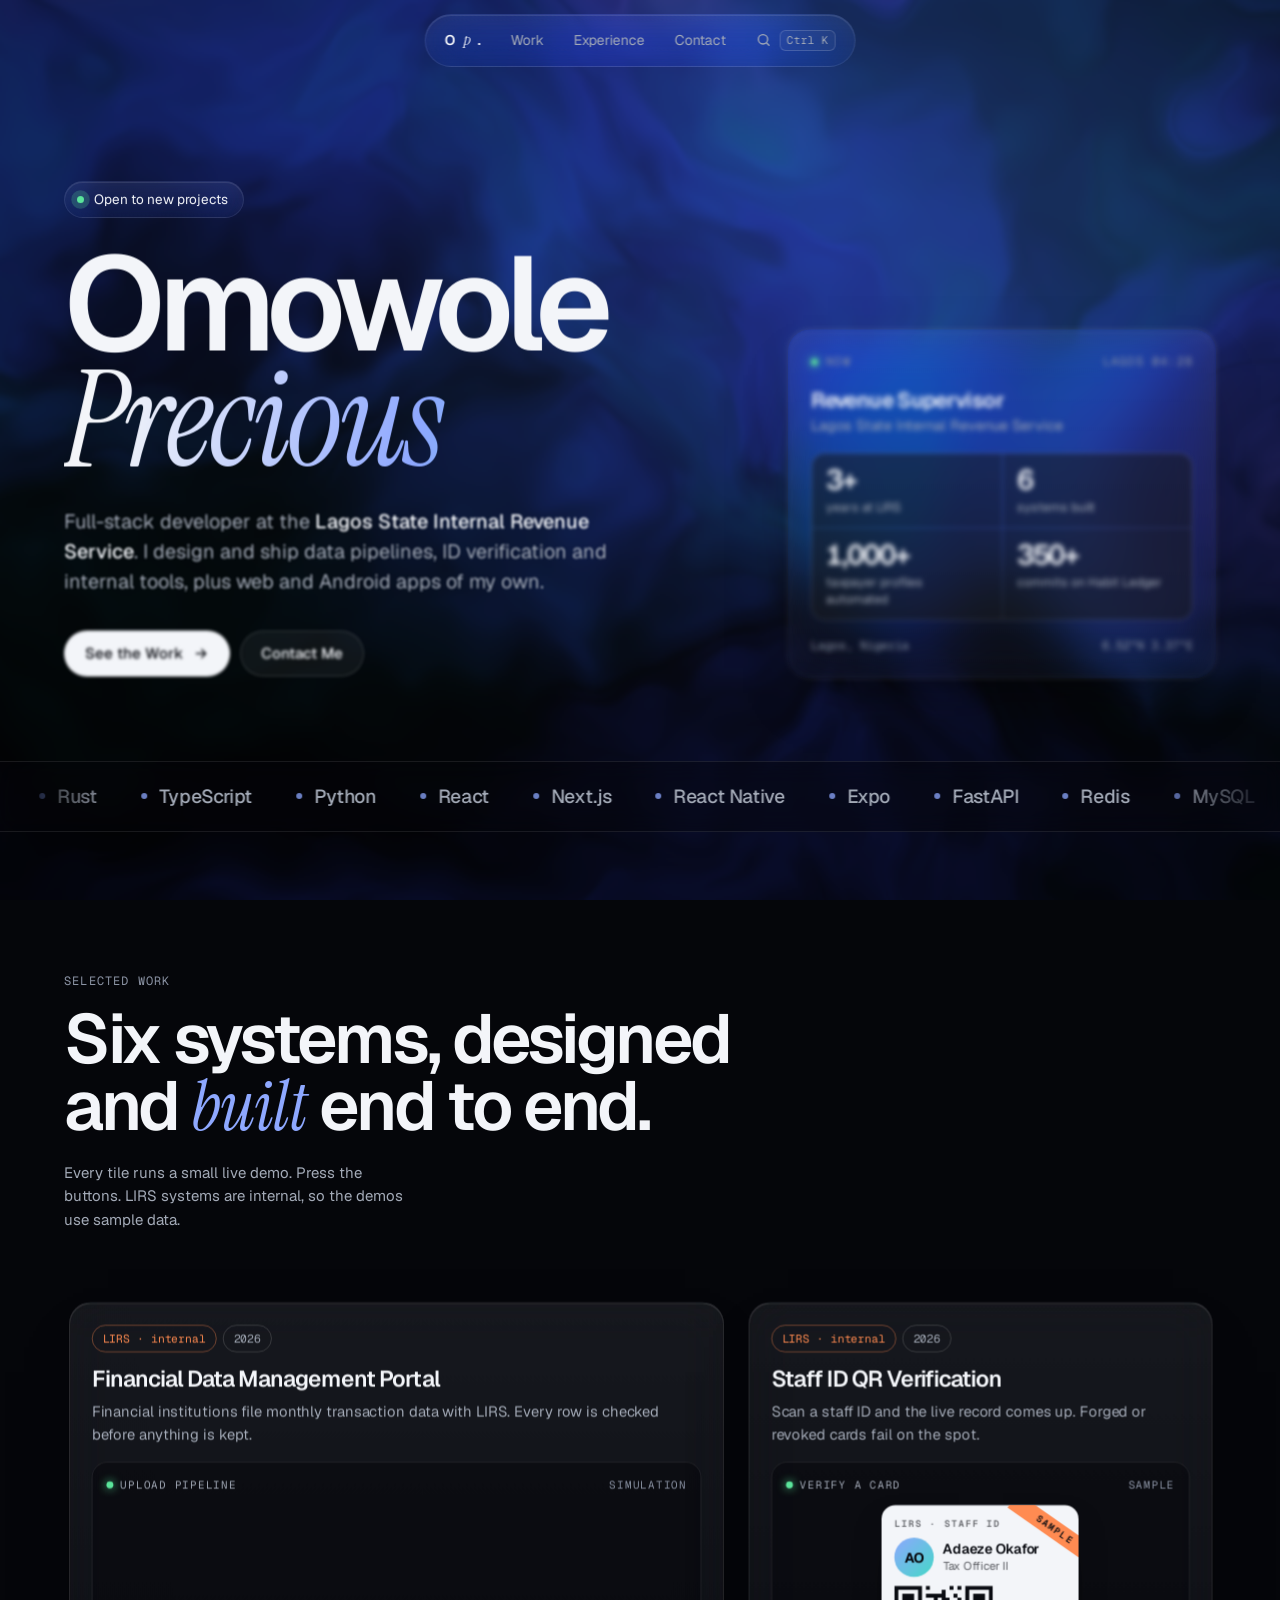
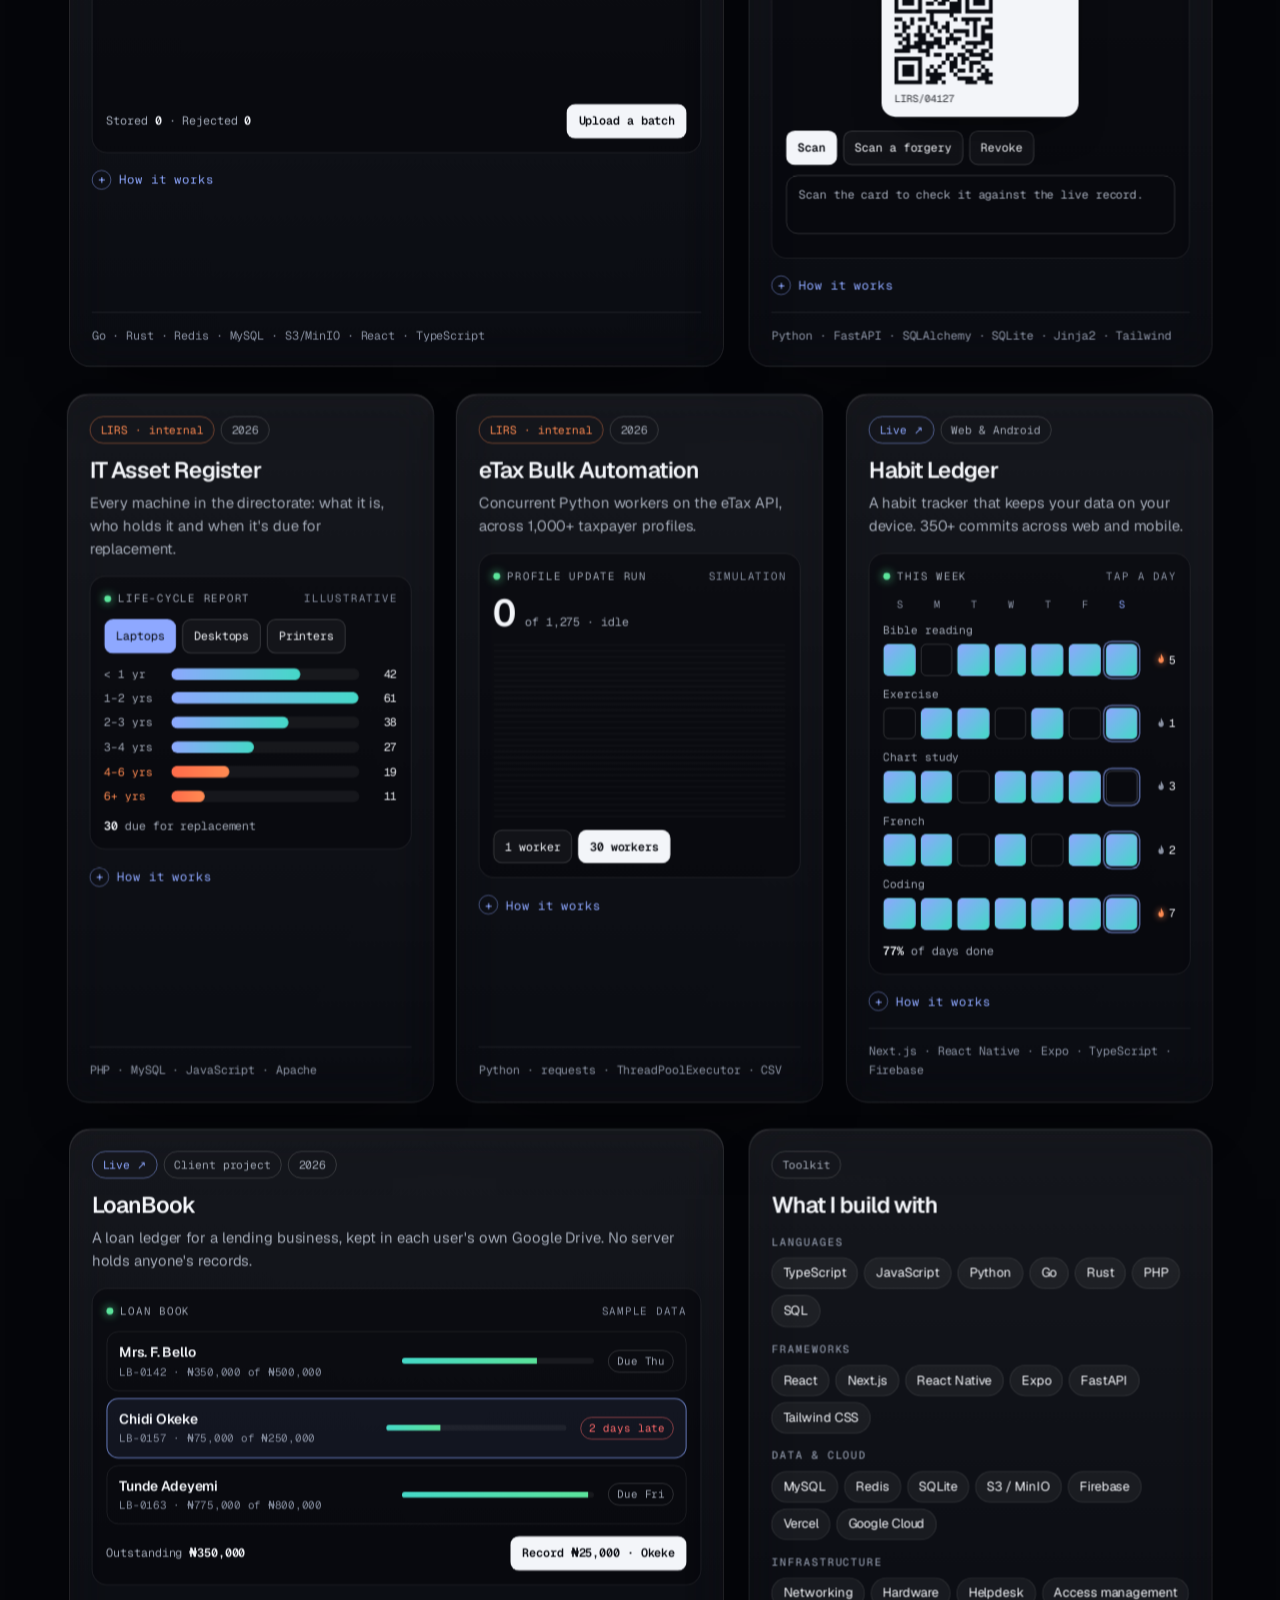
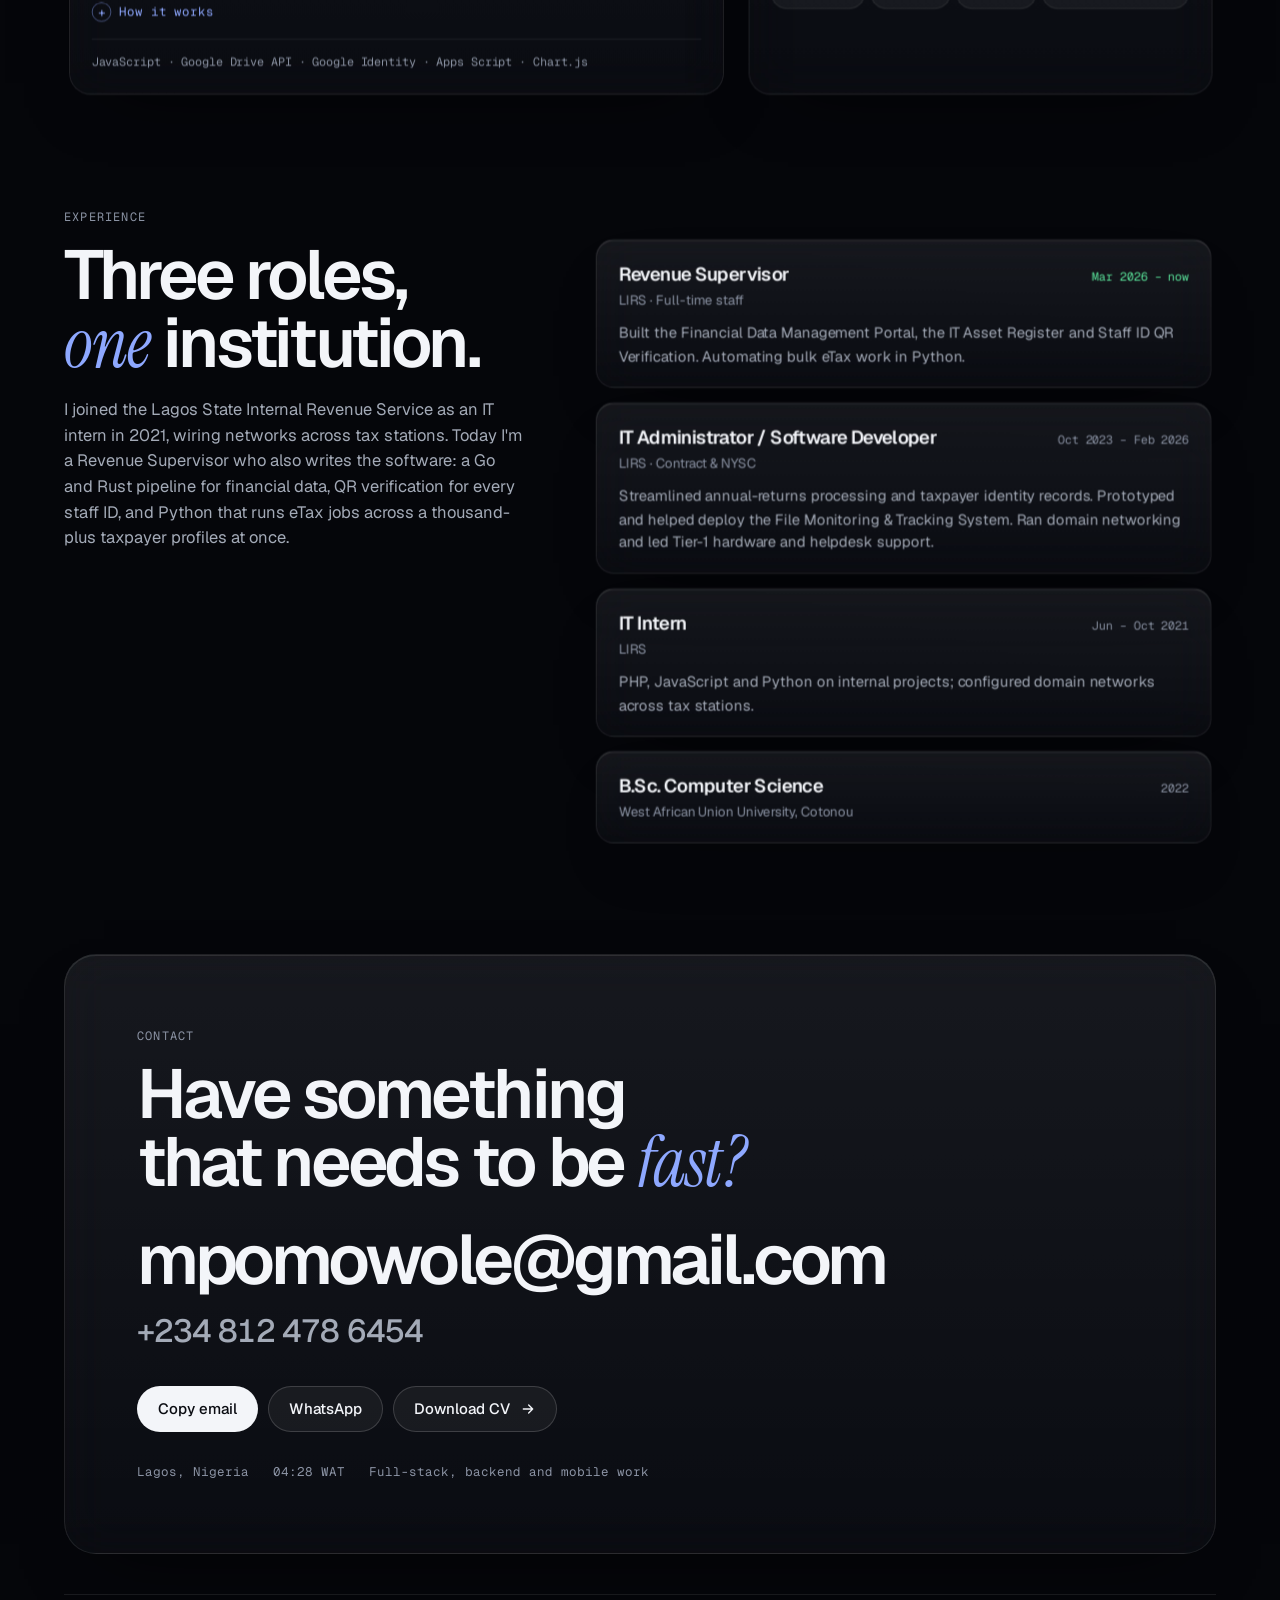
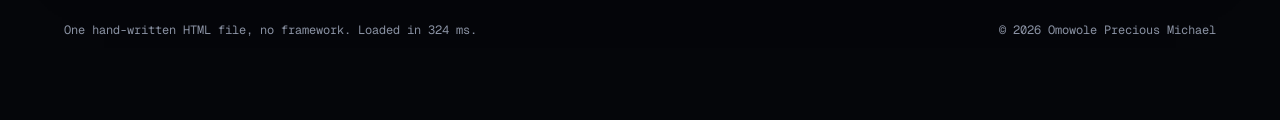
<file: portfolio/index.html>
<!doctype html>
<html lang="en">
<head>
<meta charset="utf-8">
<meta name="viewport" content="width=device-width, initial-scale=1">
<meta http-equiv="refresh" content="0; url=/">
<link rel="canonical" href="https://mpomowole.github.io/">
<title>Omowole Precious Michael</title>
<style>body{margin:0;min-height:100vh;display:grid;place-items:center;background:#05060A;color:#F3F5F9;font:16px system-ui,sans-serif}a{color:#8EA8FF}</style>
</head>
<body><p>Opening… <a href="/">Continue</a></p></body>
</html>
</file>
